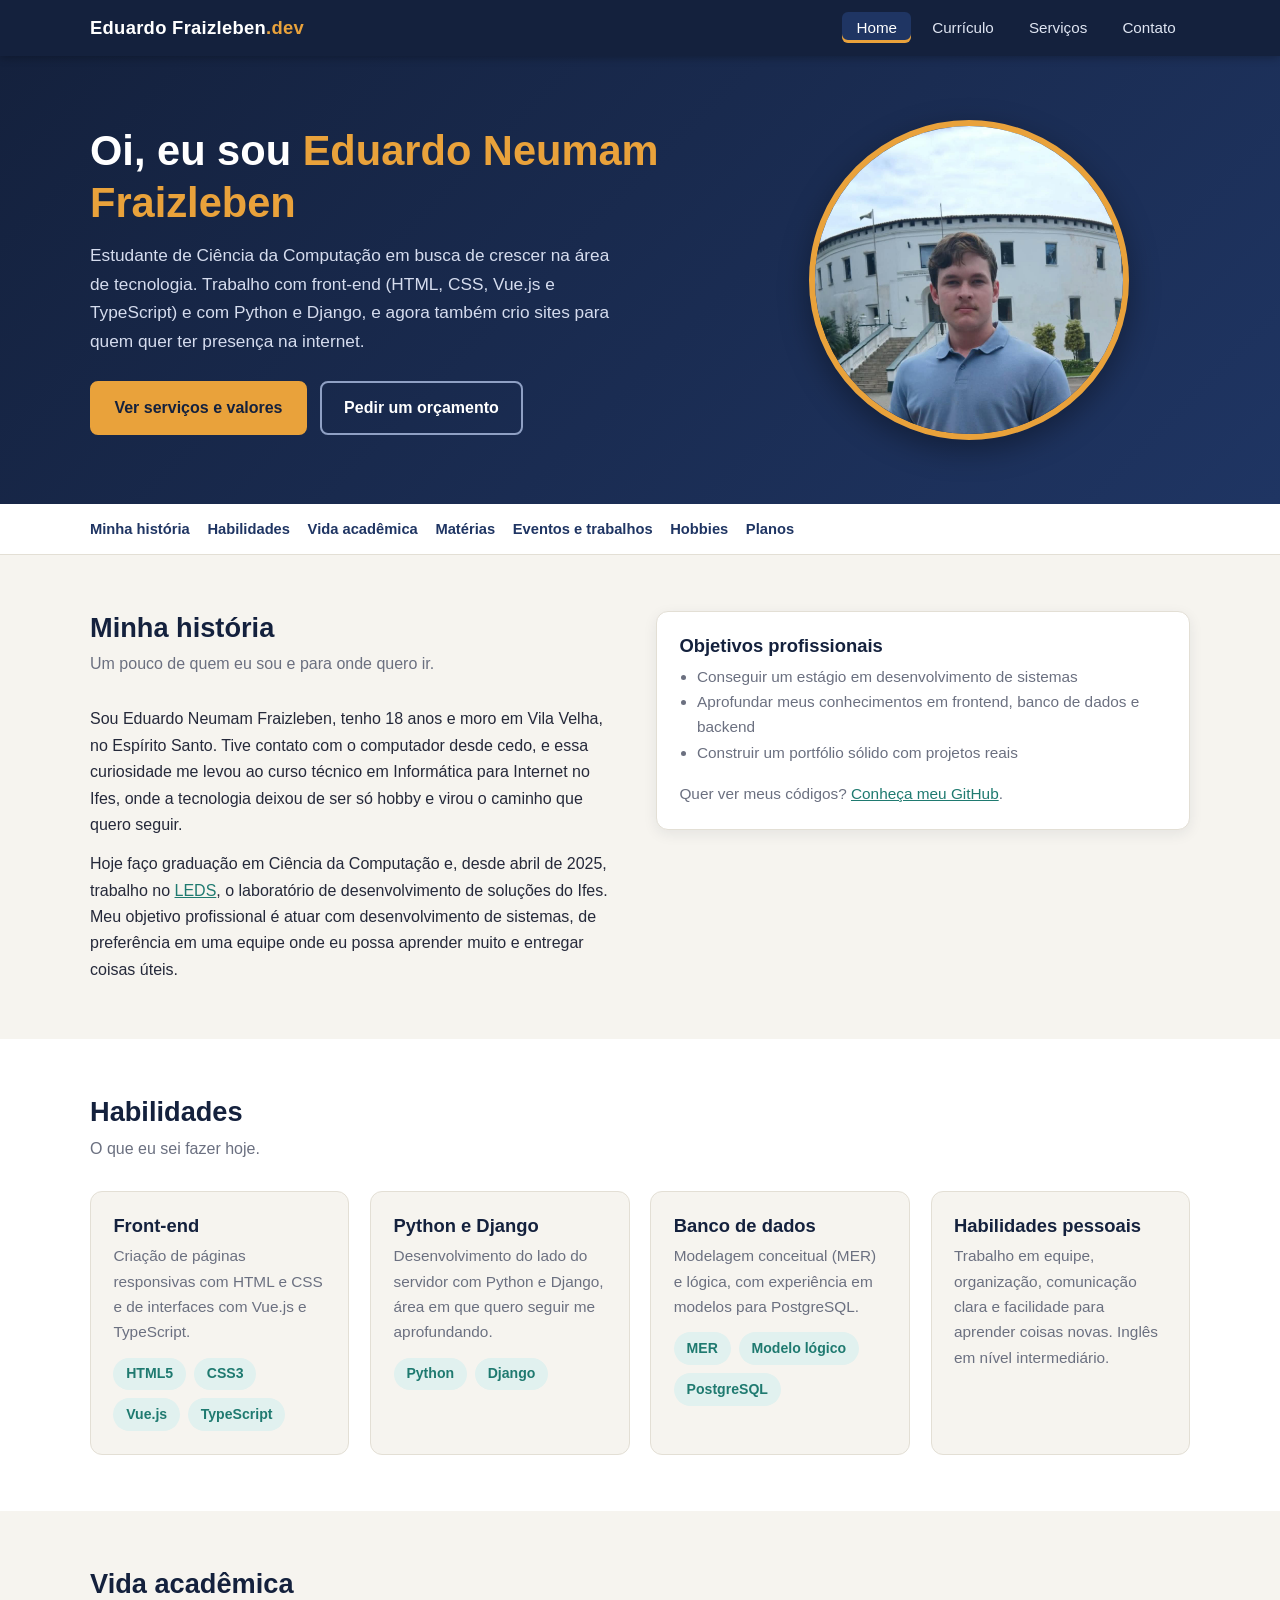
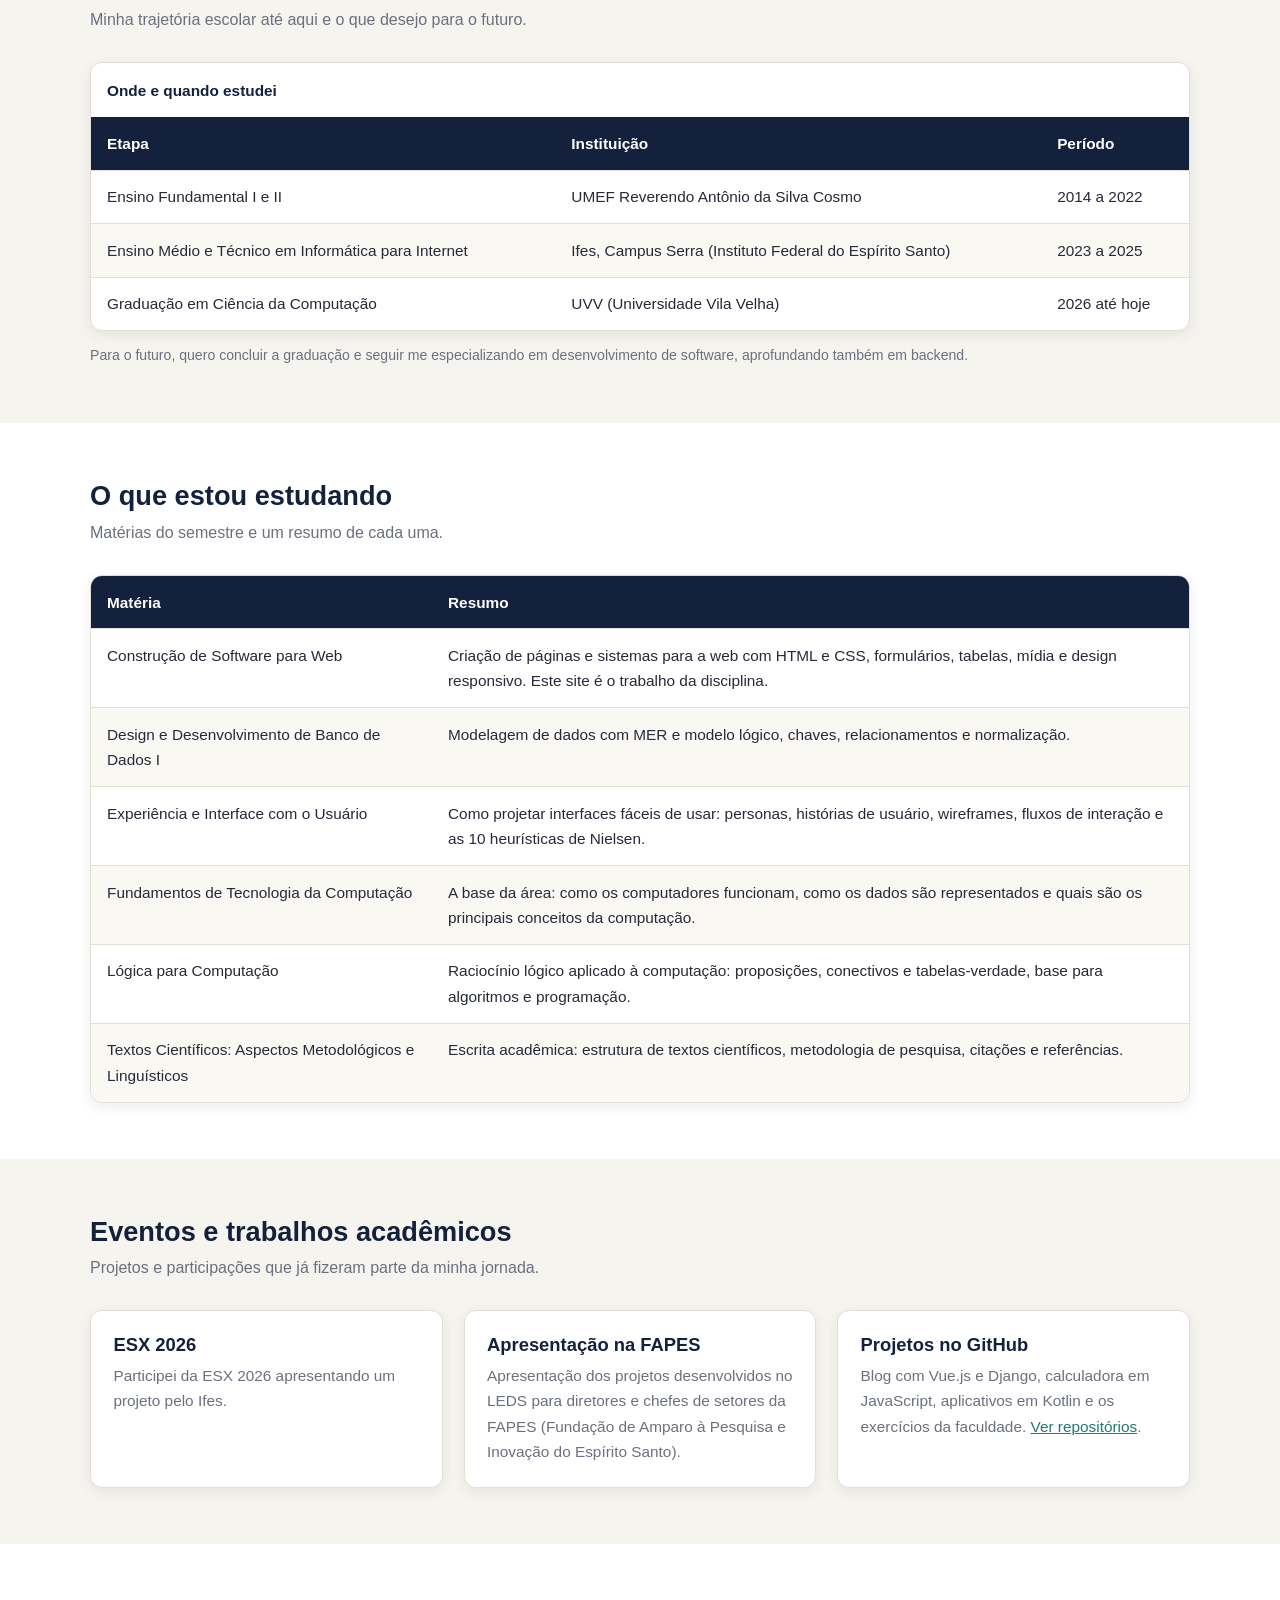
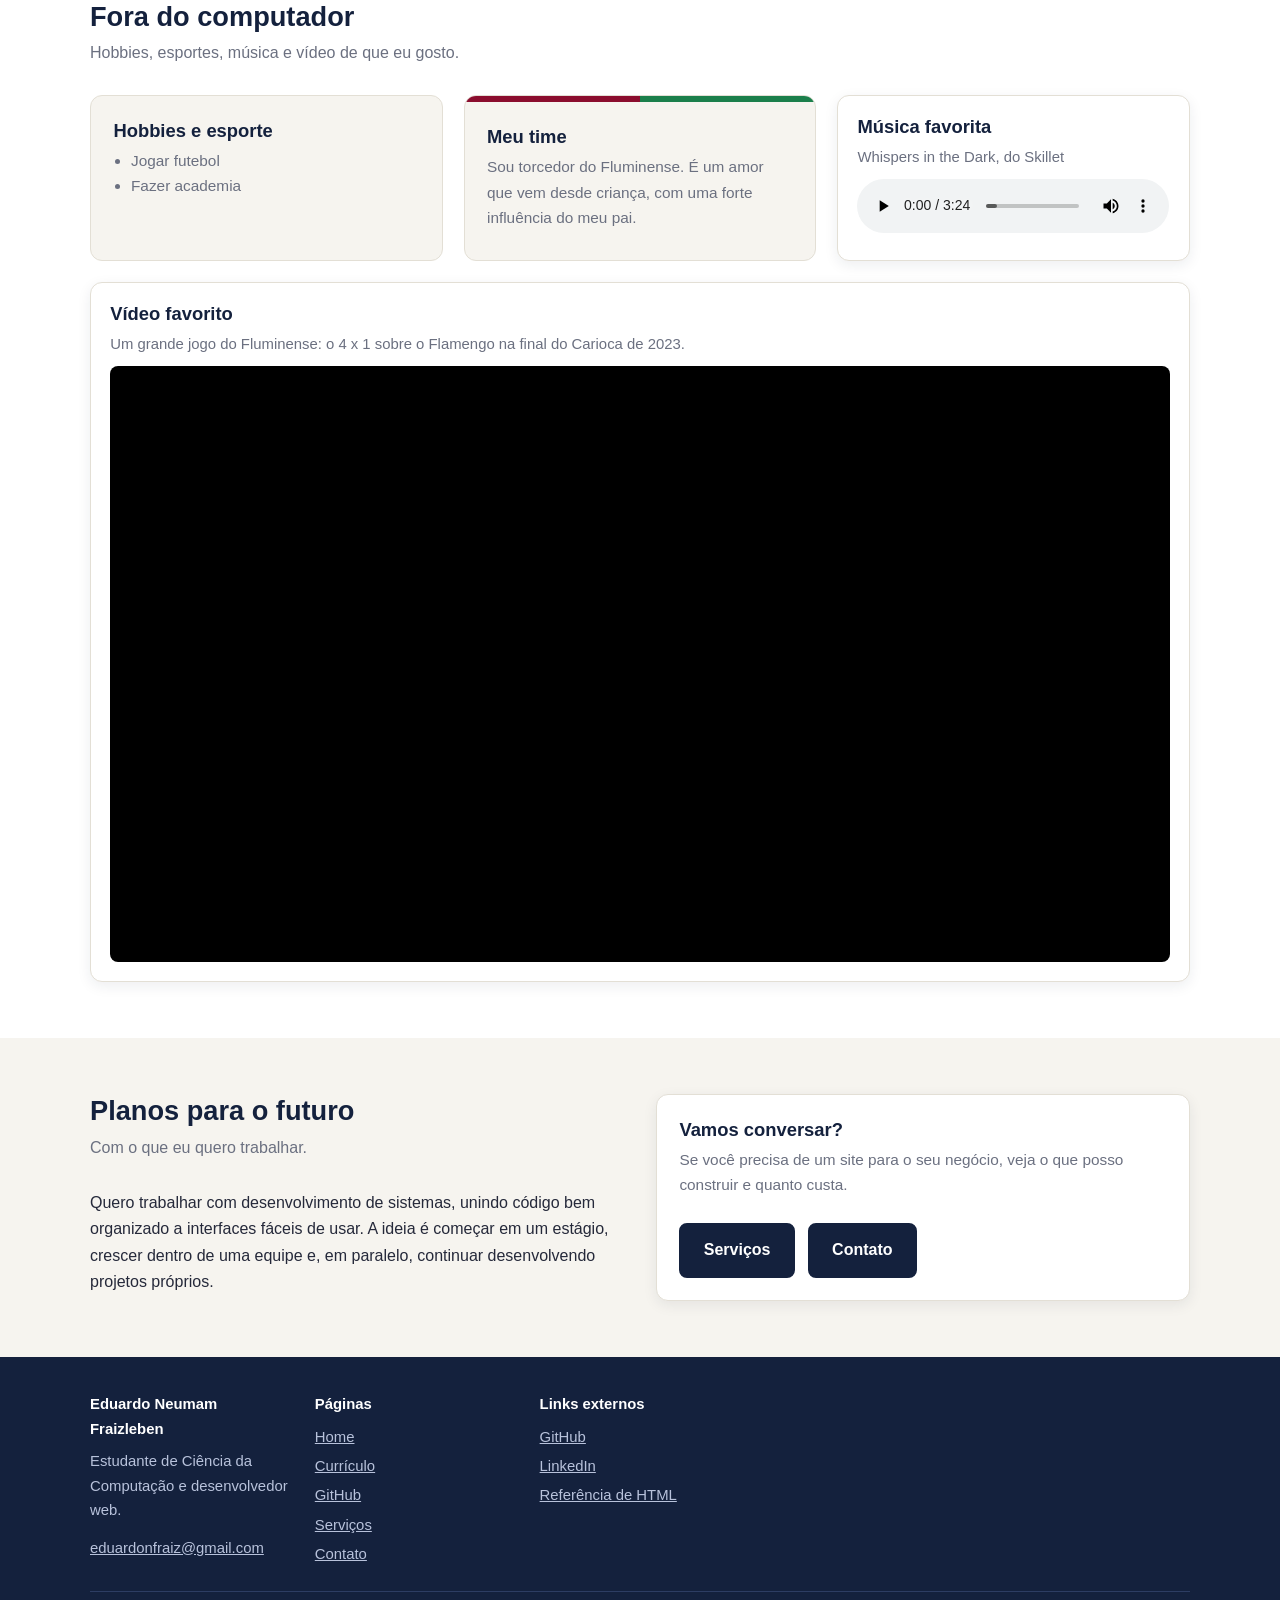
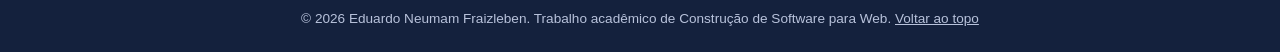
<file: index.html>
<!DOCTYPE html>
<html lang="pt-BR">
<head>
  <meta charset="UTF-8">
  <meta name="viewport" content="width=device-width, initial-scale=1.0">
  <meta name="description" content="Eduardo Neumam Fraizleben, 18 anos, estudante de Ciência da Computação em Vila Velha (ES). Conheça minha história e habilidades e peça um orçamento de site.">
  <link rel="icon" type="image/svg+xml" href="img/favicon.svg">
  <title>Eduardo Neumam Fraizleben | Estudante e desenvolvedor web</title>
  <link rel="stylesheet" href="style.css">
</head>
<body id="topo">

  <header class="topo">
    <div class="container">
      <a class="logo" href="index.html">Eduardo Fraizleben<span>.dev</span></a>
      <nav>
        <ul class="menu">
          <li><a class="ativo" href="index.html">Home</a></li>
          <li><a href="paginas/curriculo.html">Currículo</a></li>
          <li><a href="paginas/servicos.html">Serviços</a></li>
          <li><a href="paginas/contato.html">Contato</a></li>
        </ul>
      </nav>
    </div>
  </header>

  <section class="hero">
    <div class="container">
      <div>
        <h1>Oi, eu sou <span>Eduardo Neumam Fraizleben</span></h1>
        <p>Estudante de Ciência da Computação em busca de crescer na área de tecnologia. Trabalho com front-end (HTML, CSS, Vue.js e TypeScript) e com Python e Django, e agora também crio sites para quem quer ter presença na internet.</p>
        <div class="botoes">
          <a class="btn" href="paginas/servicos.html">Ver serviços e valores</a>
          <a class="btn vazado" href="paginas/contato.html">Pedir um orçamento</a>
        </div>
      </div>
      <img src="img/foto.jpeg" alt="Foto de Eduardo Neumam Fraizleben">
    </div>
  </section>

  <nav class="ancoras" aria-label="Seções desta página">
    <div class="container">
      <ul>
        <li><a href="#historia">Minha história</a></li>
        <li><a href="#habilidades">Habilidades</a></li>
        <li><a href="#academico">Vida acadêmica</a></li>
        <li><a href="#materias">Matérias</a></li>
        <li><a href="#eventos">Eventos e trabalhos</a></li>
        <li><a href="#hobbies">Hobbies</a></li>
        <li><a href="#futuro">Planos</a></li>
      </ul>
    </div>
  </nav>

  <section id="historia">
    <div class="container duas-colunas">
      <div>
        <h2>Minha história</h2>
        <p class="sub">Um pouco de quem eu sou e para onde quero ir.</p>
        <p>Sou Eduardo Neumam Fraizleben, tenho 18 anos e moro em Vila Velha, no Espírito Santo. Tive contato com o computador desde cedo, e essa curiosidade me levou ao curso técnico em Informática para Internet no Ifes, onde a tecnologia deixou de ser só hobby e virou o caminho que quero seguir.</p>
        <p>Hoje faço graduação em Ciência da Computação e, desde abril de 2025, trabalho no <a href="https://leds.dev.br/" target="_blank" rel="noopener">LEDS</a>, o laboratório de desenvolvimento de soluções do Ifes. Meu objetivo profissional é atuar com desenvolvimento de sistemas, de preferência em uma equipe onde eu possa aprender muito e entregar coisas úteis.</p>
      </div>
      <div class="card">
        <h3>Objetivos profissionais</h3>
        <ul>
          <li>Conseguir um estágio em desenvolvimento de sistemas</li>
          <li>Aprofundar meus conhecimentos em frontend, banco de dados e backend</li>
          <li>Construir um portfólio sólido com projetos reais</li>
        </ul>
        <p style="margin-top: 1rem;">Quer ver meus códigos? <a href="paginas/github.html">Conheça meu GitHub</a>.</p>
      </div>
    </div>
  </section>

  <section id="habilidades" class="alt">
    <div class="container">
      <h2>Habilidades</h2>
      <p class="sub">O que eu sei fazer hoje.</p>
      <div class="grade">
        <div class="card">
          <h3>Front-end</h3>
          <p>Criação de páginas responsivas com HTML e CSS e de interfaces com Vue.js e TypeScript.</p>
          <ul class="etiquetas">
            <li>HTML5</li>
            <li>CSS3</li>
            <li>Vue.js</li>
            <li>TypeScript</li>
          </ul>
        </div>
        <div class="card">
          <h3>Python e Django</h3>
          <p>Desenvolvimento do lado do servidor com Python e Django, área em que quero seguir me aprofundando.</p>
          <ul class="etiquetas">
            <li>Python</li>
            <li>Django</li>
          </ul>
        </div>
        <div class="card">
          <h3>Banco de dados</h3>
          <p>Modelagem conceitual (MER) e lógica, com experiência em modelos para PostgreSQL.</p>
          <ul class="etiquetas">
            <li>MER</li>
            <li>Modelo lógico</li>
            <li>PostgreSQL</li>
          </ul>
        </div>
        <div class="card">
          <h3>Habilidades pessoais</h3>
          <p>Trabalho em equipe, organização, comunicação clara e facilidade para aprender coisas novas. Inglês em nível intermediário.</p>
        </div>
      </div>
    </div>
  </section>

  <section id="academico">
    <div class="container">
      <h2>Vida acadêmica</h2>
      <p class="sub">Minha trajetória escolar até aqui e o que desejo para o futuro.</p>
      <div class="tabela-wrap">
        <table>
          <caption>Onde e quando estudei</caption>
          <thead>
            <tr>
              <th>Etapa</th>
              <th>Instituição</th>
              <th>Período</th>
            </tr>
          </thead>
          <tbody>
            <tr>
              <td>Ensino Fundamental I e II</td>
              <td>UMEF Reverendo Antônio da Silva Cosmo</td>
              <td>2014 a 2022</td>
            </tr>
            <tr>
              <td>Ensino Médio e Técnico em Informática para Internet</td>
              <td>Ifes, Campus Serra (Instituto Federal do Espírito Santo)</td>
              <td>2023 a 2025</td>
            </tr>
            <tr>
              <td>Graduação em Ciência da Computação</td>
              <td>UVV (Universidade Vila Velha)</td>
              <td>2026 até hoje</td>
            </tr>
          </tbody>
        </table>
      </div>
      <p class="nota">Para o futuro, quero concluir a graduação e seguir me especializando em desenvolvimento de software, aprofundando também em backend.</p>
    </div>
  </section>

  <section id="materias" class="alt">
    <div class="container">
      <h2>O que estou estudando</h2>
      <p class="sub">Matérias do semestre e um resumo de cada uma.</p>
      <div class="tabela-wrap">
        <table>
          <thead>
            <tr>
              <th>Matéria</th>
              <th>Resumo</th>
            </tr>
          </thead>
          <tbody>
            <tr>
              <td>Construção de Software para Web</td>
              <td>Criação de páginas e sistemas para a web com HTML e CSS, formulários, tabelas, mídia e design responsivo. Este site é o trabalho da disciplina.</td>
            </tr>
            <tr>
              <td>Design e Desenvolvimento de Banco de Dados I</td>
              <td>Modelagem de dados com MER e modelo lógico, chaves, relacionamentos e normalização.</td>
            </tr>
            <tr>
              <td>Experiência e Interface com o Usuário</td>
              <td>Como projetar interfaces fáceis de usar: personas, histórias de usuário, wireframes, fluxos de interação e as 10 heurísticas de Nielsen.</td>
            </tr>
            <tr>
              <td>Fundamentos de Tecnologia da Computação</td>
              <td>A base da área: como os computadores funcionam, como os dados são representados e quais são os principais conceitos da computação.</td>
            </tr>
            <tr>
              <td>Lógica para Computação</td>
              <td>Raciocínio lógico aplicado à computação: proposições, conectivos e tabelas-verdade, base para algoritmos e programação.</td>
            </tr>
            <tr>
              <td>Textos Científicos: Aspectos Metodológicos e Linguísticos</td>
              <td>Escrita acadêmica: estrutura de textos científicos, metodologia de pesquisa, citações e referências.</td>
            </tr>
          </tbody>
        </table>
      </div>
    </div>
  </section>

  <section id="eventos">
    <div class="container">
      <h2>Eventos e trabalhos acadêmicos</h2>
      <p class="sub">Projetos e participações que já fizeram parte da minha jornada.</p>
      <div class="grade">
        <div class="card">
          <h3>ESX 2026</h3>
          <p>Participei da ESX 2026 apresentando um projeto pelo Ifes.</p>
        </div>
        <div class="card">
          <h3>Apresentação na FAPES</h3>
          <p>Apresentação dos projetos desenvolvidos no LEDS para diretores e chefes de setores da FAPES (Fundação de Amparo à Pesquisa e Inovação do Espírito Santo).</p>
        </div>
        <div class="card">
          <h3>Projetos no GitHub</h3>
          <p>Blog com Vue.js e Django, calculadora em JavaScript, aplicativos em Kotlin e os exercícios da faculdade. <a href="paginas/github.html">Ver repositórios</a>.</p>
        </div>
      </div>
    </div>
  </section>

  <section id="hobbies" class="alt">
    <div class="container">
      <h2>Fora do computador</h2>
      <p class="sub">Hobbies, esportes, música e vídeo de que eu gosto.</p>
      <div class="grade">
        <div class="card">
          <h3>Hobbies e esporte</h3>
          <ul>
            <li>Jogar futebol</li>
            <li>Fazer academia</li>
          </ul>
        </div>
        <div class="card tricolor">
          <h3>Meu time</h3>
          <p>Sou torcedor do Fluminense. É um amor que vem desde criança, com uma forte influência do meu pai.</p>
        </div>
        <div class="midia">
          <h3>Música favorita</h3>
          <p style="font-size: 0.93rem; color: var(--cinza);">Whispers in the Dark, do Skillet</p>
          <audio controls preload="metadata">
            <source src="audio/whispers-in-the-dark.mp3" type="audio/mpeg">
            Seu navegador não suporta o player de áudio.
          </audio>
        </div>
      </div>
      <div class="midia" style="margin-top: 1.3rem;">
        <h3>Vídeo favorito</h3>
        <p style="font-size: 0.93rem; color: var(--cinza);">Um grande jogo do Fluminense: o 4 x 1 sobre o Flamengo na final do Carioca de 2023.</p>
        <div class="video">
          <iframe src="https://www.youtube.com/embed/sActmJmxybQ" title="Fluminense 4 x 1 Flamengo, melhores momentos da final do Carioca 2023" allow="accelerometer; clipboard-write; encrypted-media; gyroscope; picture-in-picture; web-share" referrerpolicy="strict-origin-when-cross-origin" allowfullscreen></iframe>
        </div>
      </div>
    </div>
  </section>

  <section id="futuro">
    <div class="container duas-colunas">
      <div>
        <h2>Planos para o futuro</h2>
        <p class="sub">Com o que eu quero trabalhar.</p>
        <p>Quero trabalhar com desenvolvimento de sistemas, unindo código bem organizado a interfaces fáceis de usar. A ideia é começar em um estágio, crescer dentro de uma equipe e, em paralelo, continuar desenvolvendo projetos próprios.</p>
      </div>
      <div class="card">
        <h3>Vamos conversar?</h3>
        <p>Se você precisa de um site para o seu negócio, veja o que posso construir e quanto custa.</p>
        <div class="botoes">
          <a class="btn escuro" href="paginas/servicos.html">Serviços</a>
          <a class="btn escuro" href="paginas/contato.html">Contato</a>
        </div>
      </div>
    </div>
  </section>

  <footer class="rodape">
    <div class="container">
      <div>
        <h4>Eduardo Neumam Fraizleben</h4>
        <p>Estudante de Ciência da Computação e desenvolvedor web.</p>
        <p><a href="mailto:eduardonfraiz@gmail.com">eduardonfraiz@gmail.com</a></p>
      </div>
      <div>
        <h4>Páginas</h4>
        <ul>
          <li><a href="index.html">Home</a></li>
          <li><a href="paginas/curriculo.html">Currículo</a></li>
          <li><a href="paginas/github.html">GitHub</a></li>
          <li><a href="paginas/servicos.html">Serviços</a></li>
          <li><a href="paginas/contato.html">Contato</a></li>
        </ul>
      </div>
      <div>
        <h4>Links externos</h4>
        <ul>
          <li><a href="https://github.com/EduardoNFraiz" target="_blank" rel="noopener">GitHub</a></li>
          <li><a href="https://www.linkedin.com/in/eduardo-neumam-fraizleben-3496713b6/" target="_blank" rel="noopener">LinkedIn</a></li>
          <li><a href="https://www.w3schools.com/html/" target="_blank" rel="noopener">Referência de HTML</a></li>
        </ul>
      </div>
      <p class="copy">© 2026 Eduardo Neumam Fraizleben. Trabalho acadêmico de Construção de Software para Web. <a href="#topo">Voltar ao topo</a></p>
    </div>
  </footer>

</body>
</html>
</file>
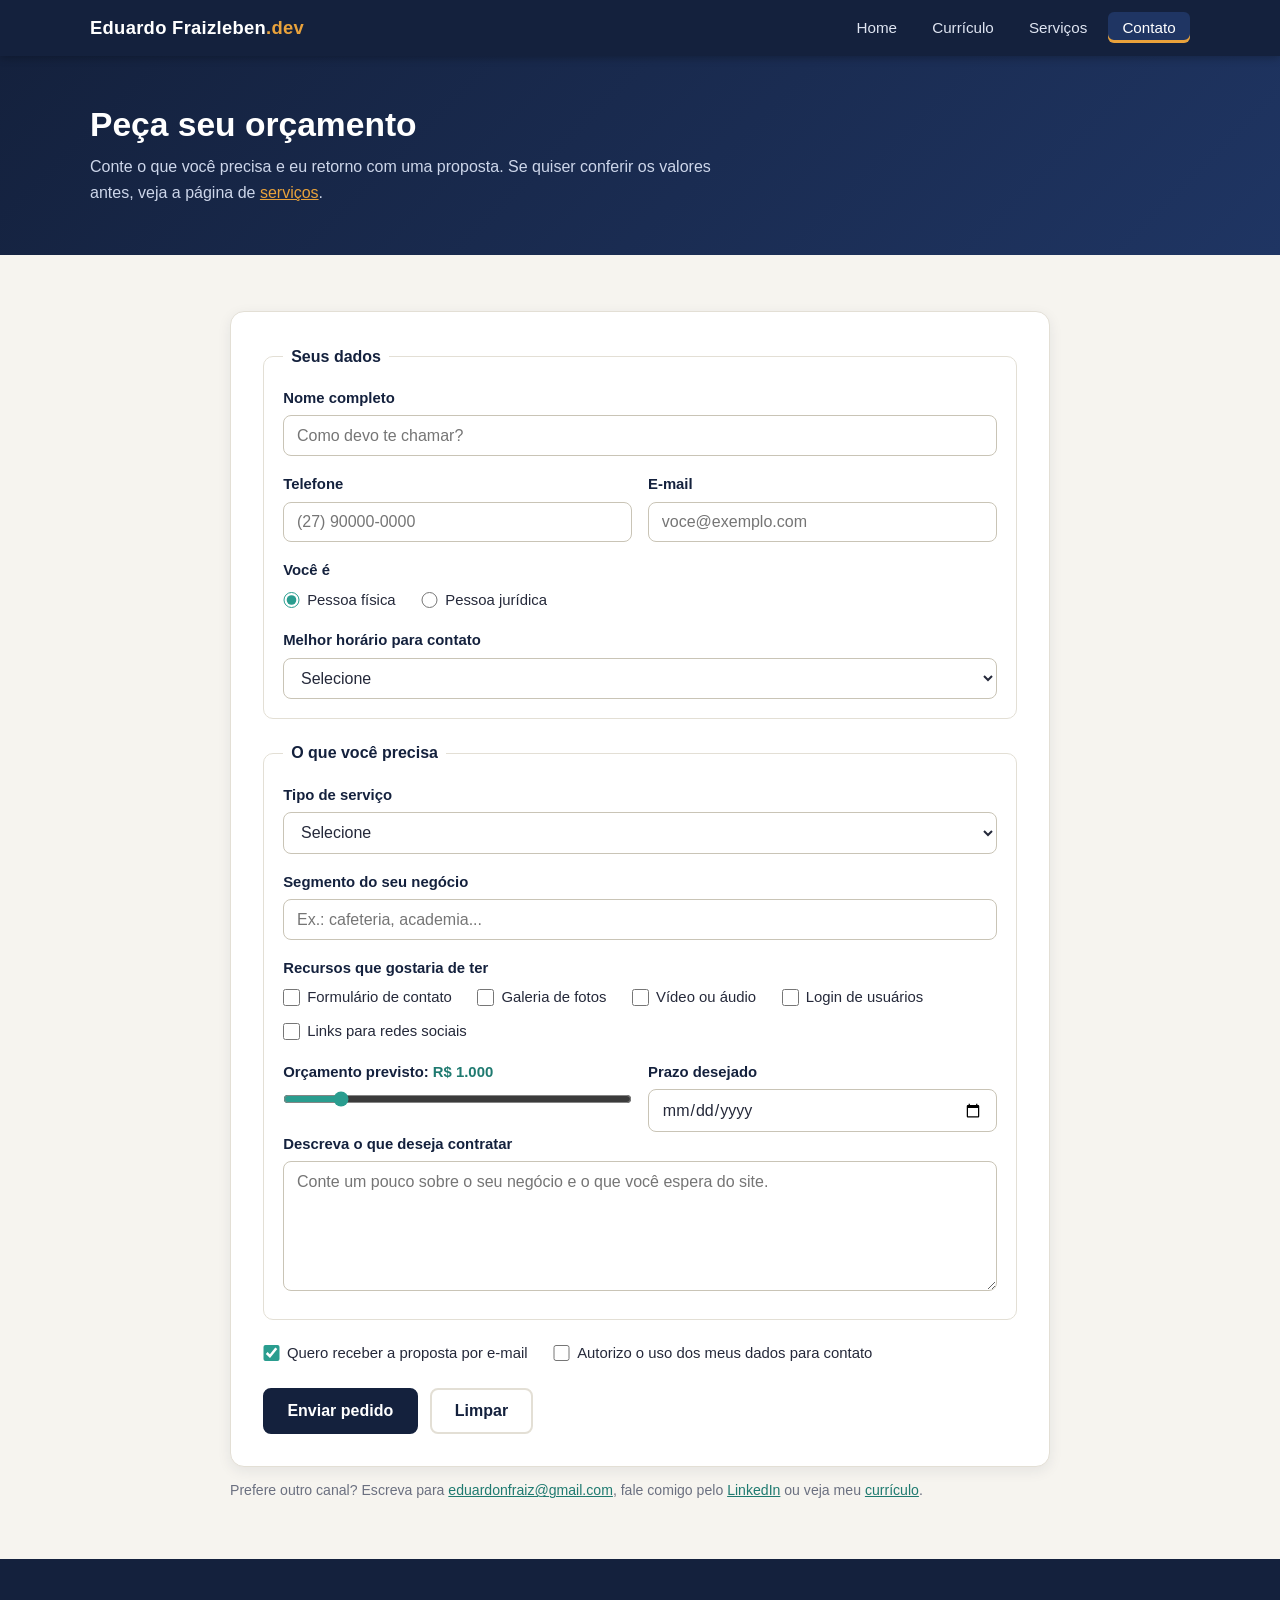
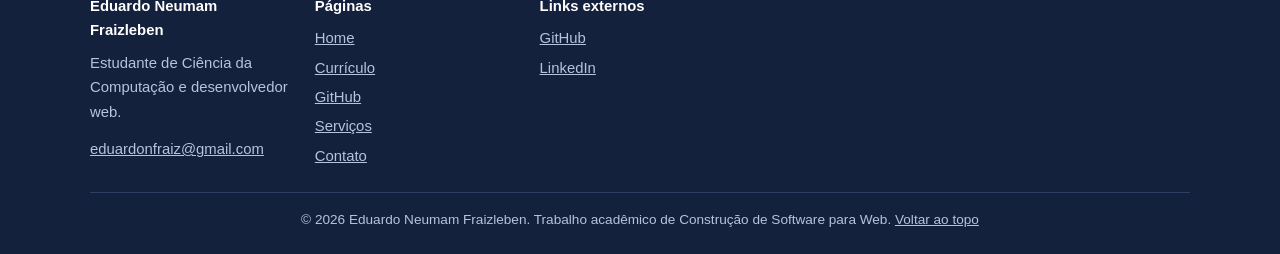
<file: paginas/contato.html>
<!DOCTYPE html>
<html lang="pt-BR">
<head>
  <meta charset="UTF-8">
  <meta name="viewport" content="width=device-width, initial-scale=1.0">
  <meta name="description" content="Peça um orçamento de site: preencha o formulário e receba uma proposta de Eduardo Neumam Fraizleben.">
  <link rel="icon" type="image/svg+xml" href="../img/favicon.svg">
  <title>Contato | Eduardo Neumam Fraizleben</title>
  <link rel="stylesheet" href="../style.css">
</head>
<body id="topo">

  <header class="topo">
    <div class="container">
      <a class="logo" href="../index.html">Eduardo Fraizleben<span>.dev</span></a>
      <nav>
        <ul class="menu">
          <li><a href="../index.html">Home</a></li>
          <li><a href="curriculo.html">Currículo</a></li>
          <li><a href="servicos.html">Serviços</a></li>
          <li><a class="ativo" href="contato.html">Contato</a></li>
        </ul>
      </nav>
    </div>
  </header>

  <div class="cabecalho-pagina">
    <div class="container">
      <h1>Peça seu orçamento</h1>
      <p>Conte o que você precisa e eu retorno com uma proposta. Se quiser conferir os valores antes, veja a página de <a href="servicos.html" style="color: var(--ambar);">serviços</a>.</p>
    </div>
  </div>

  <section>
    <div class="container" style="max-width: 820px;">

      <form action="mailto:eduardonfraiz@gmail.com" method="post" enctype="text/plain">

        <fieldset>
          <legend>Seus dados</legend>

          <div class="campo">
            <label for="nome">Nome completo</label>
            <input type="text" id="nome" name="nome" placeholder="Como devo te chamar?" required>
          </div>

          <div class="linha-campos">
            <div class="campo">
              <label for="telefone">Telefone</label>
              <input type="tel" id="telefone" name="telefone" placeholder="(27) 90000-0000" pattern="[0-9()\s\-+]{8,}" required>
            </div>
            <div class="campo">
              <label for="email">E-mail</label>
              <input type="email" id="email" name="email" placeholder="voce@exemplo.com" required>
            </div>
          </div>

          <div class="campo">
            <label>Você é</label>
            <div class="opcoes">
              <label><input type="radio" name="tipo_pessoa" value="fisica" checked> Pessoa física</label>
              <label><input type="radio" name="tipo_pessoa" value="juridica"> Pessoa jurídica</label>
            </div>
          </div>

          <div class="campo">
            <label for="horario">Melhor horário para contato</label>
            <select id="horario" name="horario">
              <option value="">Selecione</option>
              <option value="manha">Manhã (8h às 12h)</option>
              <option value="tarde">Tarde (12h às 18h)</option>
              <option value="noite">Noite (18h às 21h)</option>
              <option value="qualquer">Qualquer horário</option>
            </select>
          </div>
        </fieldset>

        <fieldset>
          <legend>O que você precisa</legend>

          <div class="campo">
            <label for="servico">Tipo de serviço</label>
            <select id="servico" name="servico" required>
              <option value="">Selecione</option>
              <optgroup label="Sites estáticos">
                <option value="estatico-1-2">Site de 1 a 2 páginas</option>
                <option value="estatico-3-5">Site de 3 a 5 páginas</option>
                <option value="estatico-5-mais">Site com mais de 5 páginas</option>
              </optgroup>
              <optgroup label="Sites com programação">
                <option value="dinamico">Página dinâmica</option>
                <option value="avancado">Página super avançada</option>
              </optgroup>
              <option value="nao-sei">Ainda não sei</option>
            </select>
          </div>

          <div class="campo">
            <label for="segmento">Segmento do seu negócio</label>
            <input type="text" id="segmento" name="segmento" list="lista-segmentos" placeholder="Ex.: cafeteria, academia...">
            <datalist id="lista-segmentos">
              <option value="Restaurante">
              <option value="Academia">
              <option value="Livraria">
              <option value="Cafeteria">
              <option value="Escolinha de futebol">
              <option value="Escolinha de vôlei">
              <option value="Profissional autônomo">
            </datalist>
          </div>

          <div class="campo">
            <label>Recursos que gostaria de ter</label>
            <div class="opcoes">
              <label><input type="checkbox" name="recursos" value="formulario"> Formulário de contato</label>
              <label><input type="checkbox" name="recursos" value="galeria"> Galeria de fotos</label>
              <label><input type="checkbox" name="recursos" value="video"> Vídeo ou áudio</label>
              <label><input type="checkbox" name="recursos" value="login"> Login de usuários</label>
              <label><input type="checkbox" name="recursos" value="redes"> Links para redes sociais</label>
            </div>
          </div>

          <div class="linha-campos">
            <div class="campo">
              <label for="orcamento">Orçamento previsto: <span class="valor-range" id="valor-orcamento">R$ 1.000</span></label>
              <input type="range" id="orcamento" name="orcamento" min="300" max="5000" step="100" value="1000" oninput="document.getElementById('valor-orcamento').textContent = 'R$ ' + Number(this.value).toLocaleString('pt-BR')">
            </div>
            <div class="campo">
              <label for="prazo">Prazo desejado</label>
              <input type="date" id="prazo" name="prazo">
            </div>
          </div>

          <div class="campo">
            <label for="descricao">Descreva o que deseja contratar</label>
            <textarea id="descricao" name="descricao" placeholder="Conte um pouco sobre o seu negócio e o que você espera do site." required></textarea>
          </div>
        </fieldset>

        <div class="campo">
          <div class="opcoes">
            <label><input type="checkbox" name="proposta" value="sim" checked> Quero receber a proposta por e-mail</label>
            <label><input type="checkbox" name="aceite" value="sim" required> Autorizo o uso dos meus dados para contato</label>
          </div>
        </div>

        <div class="acoes-form">
          <button type="submit" class="btn escuro">Enviar pedido</button>
          <button type="reset" class="btn vazado" style="color: var(--azul); border-color: var(--borda);">Limpar</button>
        </div>
      </form>

      <p class="nota">Prefere outro canal? Escreva para <a href="mailto:eduardonfraiz@gmail.com">eduardonfraiz@gmail.com</a>, fale comigo pelo <a href="https://www.linkedin.com/in/eduardo-neumam-fraizleben-3496713b6/" target="_blank" rel="noopener">LinkedIn</a> ou veja meu <a href="curriculo.html">currículo</a>.</p>
    </div>
  </section>

  <footer class="rodape">
    <div class="container">
      <div>
        <h4>Eduardo Neumam Fraizleben</h4>
        <p>Estudante de Ciência da Computação e desenvolvedor web.</p>
        <p><a href="mailto:eduardonfraiz@gmail.com">eduardonfraiz@gmail.com</a></p>
      </div>
      <div>
        <h4>Páginas</h4>
        <ul>
          <li><a href="../index.html">Home</a></li>
          <li><a href="curriculo.html">Currículo</a></li>
          <li><a href="github.html">GitHub</a></li>
          <li><a href="servicos.html">Serviços</a></li>
          <li><a href="contato.html">Contato</a></li>
        </ul>
      </div>
      <div>
        <h4>Links externos</h4>
        <ul>
          <li><a href="https://github.com/EduardoNFraiz" target="_blank" rel="noopener">GitHub</a></li>
          <li><a href="https://www.linkedin.com/in/eduardo-neumam-fraizleben-3496713b6/" target="_blank" rel="noopener">LinkedIn</a></li>
        </ul>
      </div>
      <p class="copy">© 2026 Eduardo Neumam Fraizleben. Trabalho acadêmico de Construção de Software para Web. <a href="#topo">Voltar ao topo</a></p>
    </div>
  </footer>

</body>
</html>
</file>
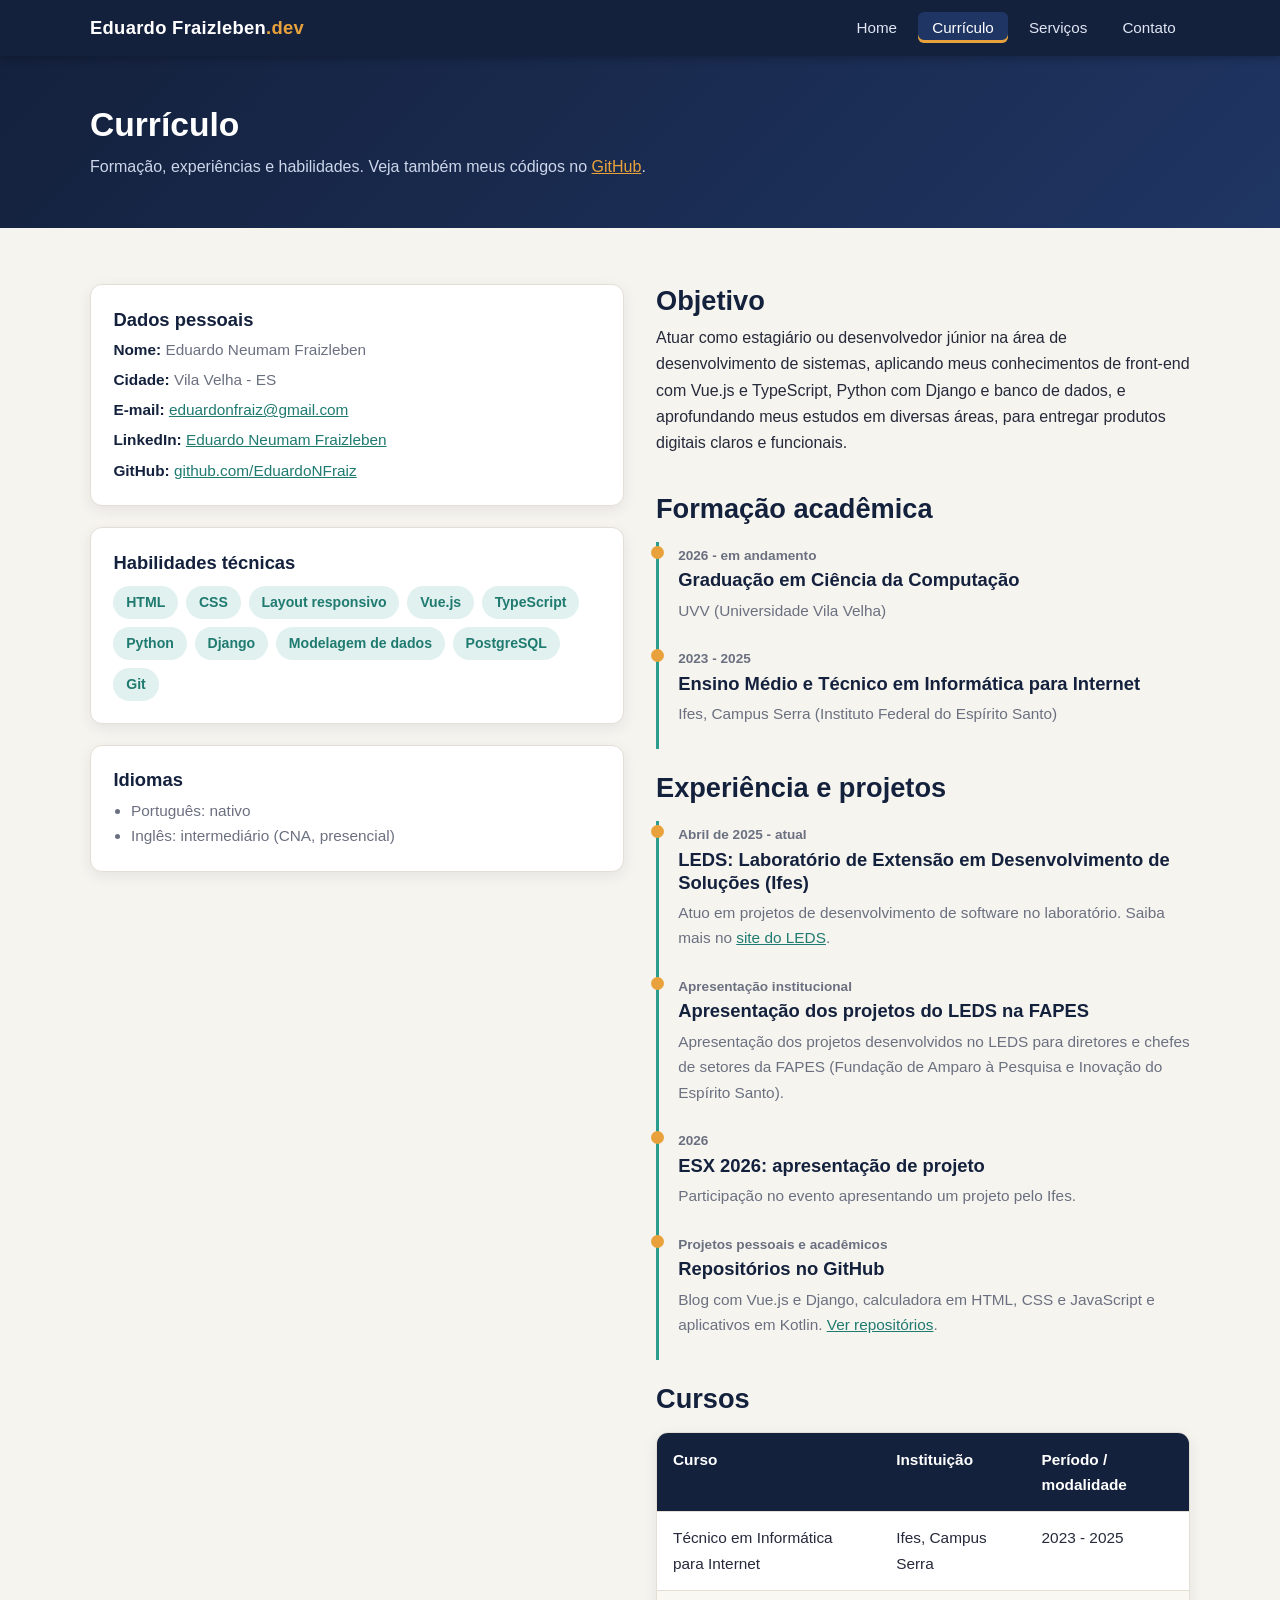
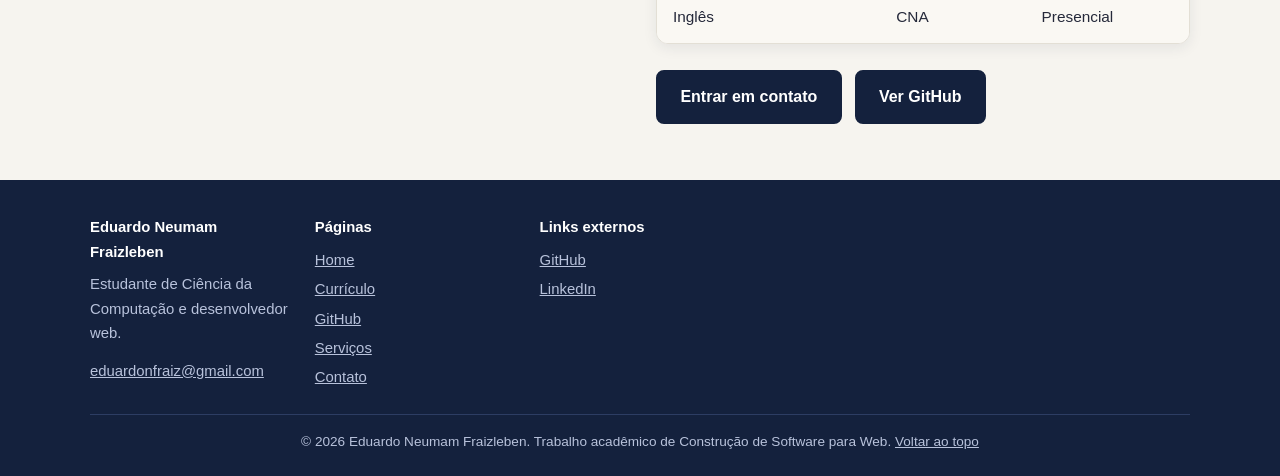
<file: paginas/curriculo.html>
<!DOCTYPE html>
<html lang="pt-BR">
<head>
  <meta charset="UTF-8">
  <meta name="viewport" content="width=device-width, initial-scale=1.0">
  <meta name="description" content="Currículo de Eduardo Neumam Fraizleben: formação, experiência no LEDS, habilidades em Vue.js, TypeScript, Python e Django, cursos e idiomas.">
  <link rel="icon" type="image/svg+xml" href="../img/favicon.svg">
  <title>Currículo | Eduardo Neumam Fraizleben</title>
  <link rel="stylesheet" href="../style.css">
</head>
<body id="topo">

  <header class="topo">
    <div class="container">
      <a class="logo" href="../index.html">Eduardo Fraizleben<span>.dev</span></a>
      <nav>
        <ul class="menu">
          <li><a href="../index.html">Home</a></li>
          <li><a class="ativo" href="curriculo.html">Currículo</a></li>
          <li><a href="servicos.html">Serviços</a></li>
          <li><a href="contato.html">Contato</a></li>
        </ul>
      </nav>
    </div>
  </header>

  <div class="cabecalho-pagina">
    <div class="container">
      <h1>Currículo</h1>
      <p>Formação, experiências e habilidades. Veja também meus códigos no <a href="github.html" style="color: var(--ambar);">GitHub</a>.</p>
    </div>
  </div>

  <section>
    <div class="container duas-colunas">

      <aside>
        <div class="card">
          <h3>Dados pessoais</h3>
          <ul class="dados-pessoais" style="margin-left: 0;">
            <li><strong>Nome:</strong> Eduardo Neumam Fraizleben</li>
            <li><strong>Cidade:</strong> Vila Velha - ES</li>
            <li><strong>E-mail:</strong> <a href="mailto:eduardonfraiz@gmail.com">eduardonfraiz@gmail.com</a></li>
            <li><strong>LinkedIn:</strong> <a href="https://www.linkedin.com/in/eduardo-neumam-fraizleben-3496713b6/" target="_blank" rel="noopener">Eduardo Neumam Fraizleben</a></li>
            <li><strong>GitHub:</strong> <a href="https://github.com/EduardoNFraiz" target="_blank" rel="noopener">github.com/EduardoNFraiz</a></li>
          </ul>
        </div>

        <div class="card" style="margin-top: 1.3rem;">
          <h3>Habilidades técnicas</h3>
          <ul class="etiquetas">
            <li>HTML</li>
            <li>CSS</li>
            <li>Layout responsivo</li>
            <li>Vue.js</li>
            <li>TypeScript</li>
            <li>Python</li>
            <li>Django</li>
            <li>Modelagem de dados</li>
            <li>PostgreSQL</li>
            <li>Git</li>
          </ul>
        </div>

        <div class="card" style="margin-top: 1.3rem;">
          <h3>Idiomas</h3>
          <ul>
            <li>Português: nativo</li>
            <li>Inglês: intermediário (CNA, presencial)</li>
          </ul>
        </div>
      </aside>

      <div>
        <h2>Objetivo</h2>
        <p>Atuar como estagiário ou desenvolvedor júnior na área de desenvolvimento de sistemas, aplicando meus conhecimentos de front-end com Vue.js e TypeScript, Python com Django e banco de dados, e aprofundando meus estudos em diversas áreas, para entregar produtos digitais claros e funcionais.</p>

        <h2 style="margin-top: 2.2rem;">Formação acadêmica</h2>
        <div class="item-cv" style="margin-top: 1rem;">
          <span class="periodo">2026 - em andamento</span>
          <h3>Graduação em Ciência da Computação</h3>
          <p>UVV (Universidade Vila Velha)</p>
        </div>
        <div class="item-cv">
          <span class="periodo">2023 - 2025</span>
          <h3>Ensino Médio e Técnico em Informática para Internet</h3>
          <p>Ifes, Campus Serra (Instituto Federal do Espírito Santo)</p>
        </div>

        <h2 style="margin-top: 1.4rem;">Experiência e projetos</h2>
        <div class="item-cv" style="margin-top: 1rem;">
          <span class="periodo">Abril de 2025 - atual</span>
          <h3>LEDS: Laboratório de Extensão em Desenvolvimento de Soluções (Ifes)</h3>
          <p>Atuo em projetos de desenvolvimento de software no laboratório. Saiba mais no <a href="https://leds.dev.br/" target="_blank" rel="noopener">site do LEDS</a>.</p>
        </div>
        <div class="item-cv">
          <span class="periodo">Apresentação institucional</span>
          <h3>Apresentação dos projetos do LEDS na FAPES</h3>
          <p>Apresentação dos projetos desenvolvidos no LEDS para diretores e chefes de setores da FAPES (Fundação de Amparo à Pesquisa e Inovação do Espírito Santo).</p>
        </div>
        <div class="item-cv">
          <span class="periodo">2026</span>
          <h3>ESX 2026: apresentação de projeto</h3>
          <p>Participação no evento apresentando um projeto pelo Ifes.</p>
        </div>
        <div class="item-cv">
          <span class="periodo">Projetos pessoais e acadêmicos</span>
          <h3>Repositórios no GitHub</h3>
          <p>Blog com Vue.js e Django, calculadora em HTML, CSS e JavaScript e aplicativos em Kotlin. <a href="github.html">Ver repositórios</a>.</p>
        </div>

        <h2 style="margin-top: 1.4rem;">Cursos</h2>
        <div class="tabela-wrap" style="margin-top: 1rem;">
          <table>
            <thead>
              <tr>
                <th>Curso</th>
                <th>Instituição</th>
                <th>Período / modalidade</th>
              </tr>
            </thead>
            <tbody>
              <tr>
                <td>Técnico em Informática para Internet</td>
                <td>Ifes, Campus Serra</td>
                <td>2023 - 2025</td>
              </tr>
              <tr>
                <td>Inglês</td>
                <td>CNA</td>
                <td>Presencial</td>
              </tr>
            </tbody>
          </table>
        </div>

        <div class="botoes">
          <a class="btn escuro" href="contato.html">Entrar em contato</a>
          <a class="btn escuro" href="github.html">Ver GitHub</a>
        </div>
      </div>

    </div>
  </section>

  <footer class="rodape">
    <div class="container">
      <div>
        <h4>Eduardo Neumam Fraizleben</h4>
        <p>Estudante de Ciência da Computação e desenvolvedor web.</p>
        <p><a href="mailto:eduardonfraiz@gmail.com">eduardonfraiz@gmail.com</a></p>
      </div>
      <div>
        <h4>Páginas</h4>
        <ul>
          <li><a href="../index.html">Home</a></li>
          <li><a href="curriculo.html">Currículo</a></li>
          <li><a href="github.html">GitHub</a></li>
          <li><a href="servicos.html">Serviços</a></li>
          <li><a href="contato.html">Contato</a></li>
        </ul>
      </div>
      <div>
        <h4>Links externos</h4>
        <ul>
          <li><a href="https://github.com/EduardoNFraiz" target="_blank" rel="noopener">GitHub</a></li>
          <li><a href="https://www.linkedin.com/in/eduardo-neumam-fraizleben-3496713b6/" target="_blank" rel="noopener">LinkedIn</a></li>
        </ul>
      </div>
      <p class="copy">© 2026 Eduardo Neumam Fraizleben. Trabalho acadêmico de Construção de Software para Web. <a href="#topo">Voltar ao topo</a></p>
    </div>
  </footer>

</body>
</html>
</file>
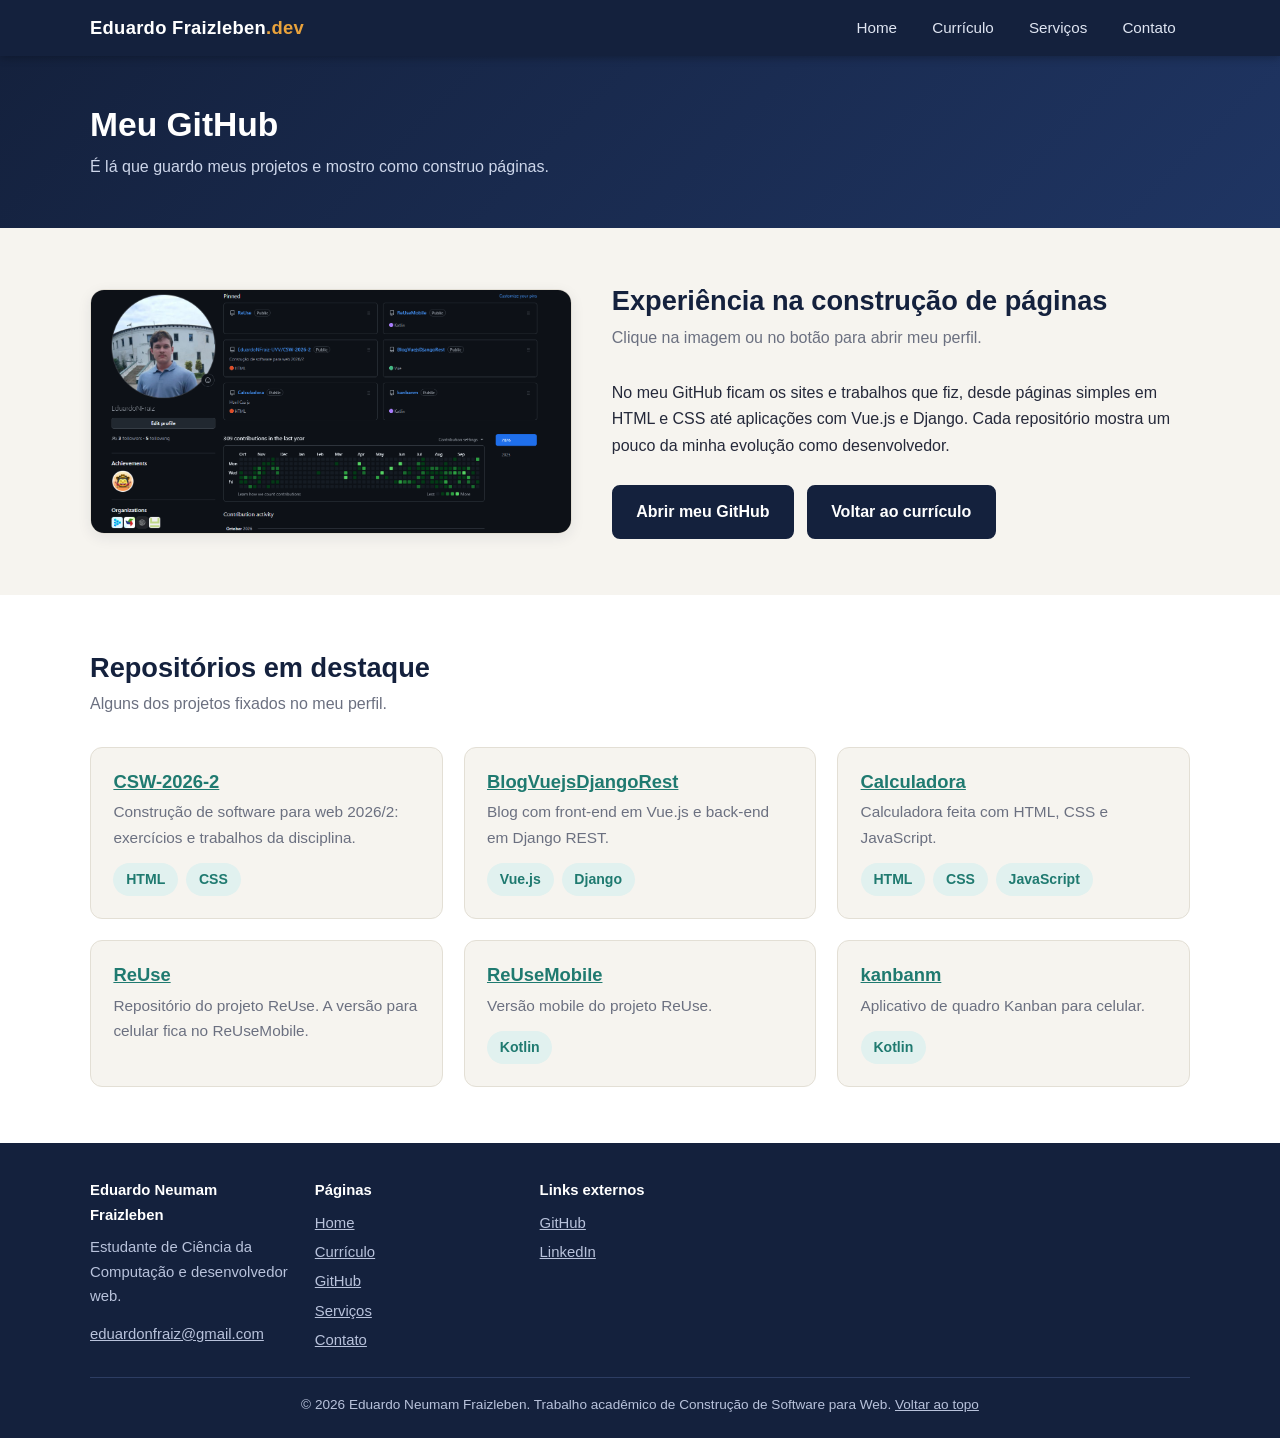
<file: paginas/github.html>
<!DOCTYPE html>
<html lang="pt-BR">
<head>
  <meta charset="UTF-8">
  <meta name="viewport" content="width=device-width, initial-scale=1.0">
  <meta name="description" content="Projetos de Eduardo Neumam Fraizleben no GitHub: sites em HTML e CSS, aplicações com Vue.js e Django e aplicativos em Kotlin.">
  <link rel="icon" type="image/svg+xml" href="../img/favicon.svg">
  <title>GitHub | Eduardo Neumam Fraizleben</title>
  <link rel="stylesheet" href="../style.css">
</head>
<body id="topo">

  <header class="topo">
    <div class="container">
      <a class="logo" href="../index.html">Eduardo Fraizleben<span>.dev</span></a>
      <nav>
        <ul class="menu">
          <li><a href="../index.html">Home</a></li>
          <li><a href="curriculo.html">Currículo</a></li>
          <li><a href="servicos.html">Serviços</a></li>
          <li><a href="contato.html">Contato</a></li>
        </ul>
      </nav>
    </div>
  </header>

  <div class="cabecalho-pagina">
    <div class="container">
      <h1>Meu GitHub</h1>
      <p>É lá que guardo meus projetos e mostro como construo páginas.</p>
    </div>
  </div>

  <section>
    <div class="container github-box">
      <a class="imagem" href="https://github.com/EduardoNFraiz" target="_blank" rel="noopener">
        <img src="../img/github.png" alt="Perfil do GitHub de Eduardo Neumam Fraizleben (EduardoNFraiz)">
      </a>
      <div>
        <h2>Experiência na construção de páginas</h2>
        <p class="sub">Clique na imagem ou no botão para abrir meu perfil.</p>
        <p>No meu GitHub ficam os sites e trabalhos que fiz, desde páginas simples em HTML e CSS até aplicações com Vue.js e Django. Cada repositório mostra um pouco da minha evolução como desenvolvedor.</p>
        <div class="botoes">
          <a class="btn escuro" href="https://github.com/EduardoNFraiz" target="_blank" rel="noopener">Abrir meu GitHub</a>
          <a class="btn escuro" href="curriculo.html">Voltar ao currículo</a>
        </div>
      </div>
    </div>
  </section>

  <section class="alt">
    <div class="container">
      <h2>Repositórios em destaque</h2>
      <p class="sub">Alguns dos projetos fixados no meu perfil.</p>
      <div class="grade larga">
        <div class="card">
          <h3><a href="https://github.com/EduardoNFraiz-UVV/CSW-2026-2" target="_blank" rel="noopener">CSW-2026-2</a></h3>
          <p>Construção de software para web 2026/2: exercícios e trabalhos da disciplina.</p>
          <ul class="etiquetas">
            <li>HTML</li>
            <li>CSS</li>
          </ul>
        </div>
        <div class="card">
          <h3><a href="https://github.com/EduardoNFraiz/BlogVuejsDjangoRest" target="_blank" rel="noopener">BlogVuejsDjangoRest</a></h3>
          <p>Blog com front-end em Vue.js e back-end em Django REST.</p>
          <ul class="etiquetas">
            <li>Vue.js</li>
            <li>Django</li>
          </ul>
        </div>
        <div class="card">
          <h3><a href="https://github.com/EduardoNFraiz/Calculadora" target="_blank" rel="noopener">Calculadora</a></h3>
          <p>Calculadora feita com HTML, CSS e JavaScript.</p>
          <ul class="etiquetas">
            <li>HTML</li>
            <li>CSS</li>
            <li>JavaScript</li>
          </ul>
        </div>
        <div class="card">
          <h3><a href="https://github.com/EduardoNFraiz/ReUse" target="_blank" rel="noopener">ReUse</a></h3>
          <p>Repositório do projeto ReUse. A versão para celular fica no ReUseMobile.</p>
        </div>
        <div class="card">
          <h3><a href="https://github.com/EduardoNFraiz/ReUseMobile" target="_blank" rel="noopener">ReUseMobile</a></h3>
          <p>Versão mobile do projeto ReUse.</p>
          <ul class="etiquetas">
            <li>Kotlin</li>
          </ul>
        </div>
        <div class="card">
          <h3><a href="https://github.com/EduardoNFraiz/kanbanm" target="_blank" rel="noopener">kanbanm</a></h3>
          <p>Aplicativo de quadro Kanban para celular.</p>
          <ul class="etiquetas">
            <li>Kotlin</li>
          </ul>
        </div>
      </div>
    </div>
  </section>

  <footer class="rodape">
    <div class="container">
      <div>
        <h4>Eduardo Neumam Fraizleben</h4>
        <p>Estudante de Ciência da Computação e desenvolvedor web.</p>
        <p><a href="mailto:eduardonfraiz@gmail.com">eduardonfraiz@gmail.com</a></p>
      </div>
      <div>
        <h4>Páginas</h4>
        <ul>
          <li><a href="../index.html">Home</a></li>
          <li><a href="curriculo.html">Currículo</a></li>
          <li><a href="github.html">GitHub</a></li>
          <li><a href="servicos.html">Serviços</a></li>
          <li><a href="contato.html">Contato</a></li>
        </ul>
      </div>
      <div>
        <h4>Links externos</h4>
        <ul>
          <li><a href="https://github.com/EduardoNFraiz" target="_blank" rel="noopener">GitHub</a></li>
          <li><a href="https://www.linkedin.com/in/eduardo-neumam-fraizleben-3496713b6/" target="_blank" rel="noopener">LinkedIn</a></li>
        </ul>
      </div>
      <p class="copy">© 2026 Eduardo Neumam Fraizleben. Trabalho acadêmico de Construção de Software para Web. <a href="#topo">Voltar ao topo</a></p>
    </div>
  </footer>

</body>
</html>
</file>
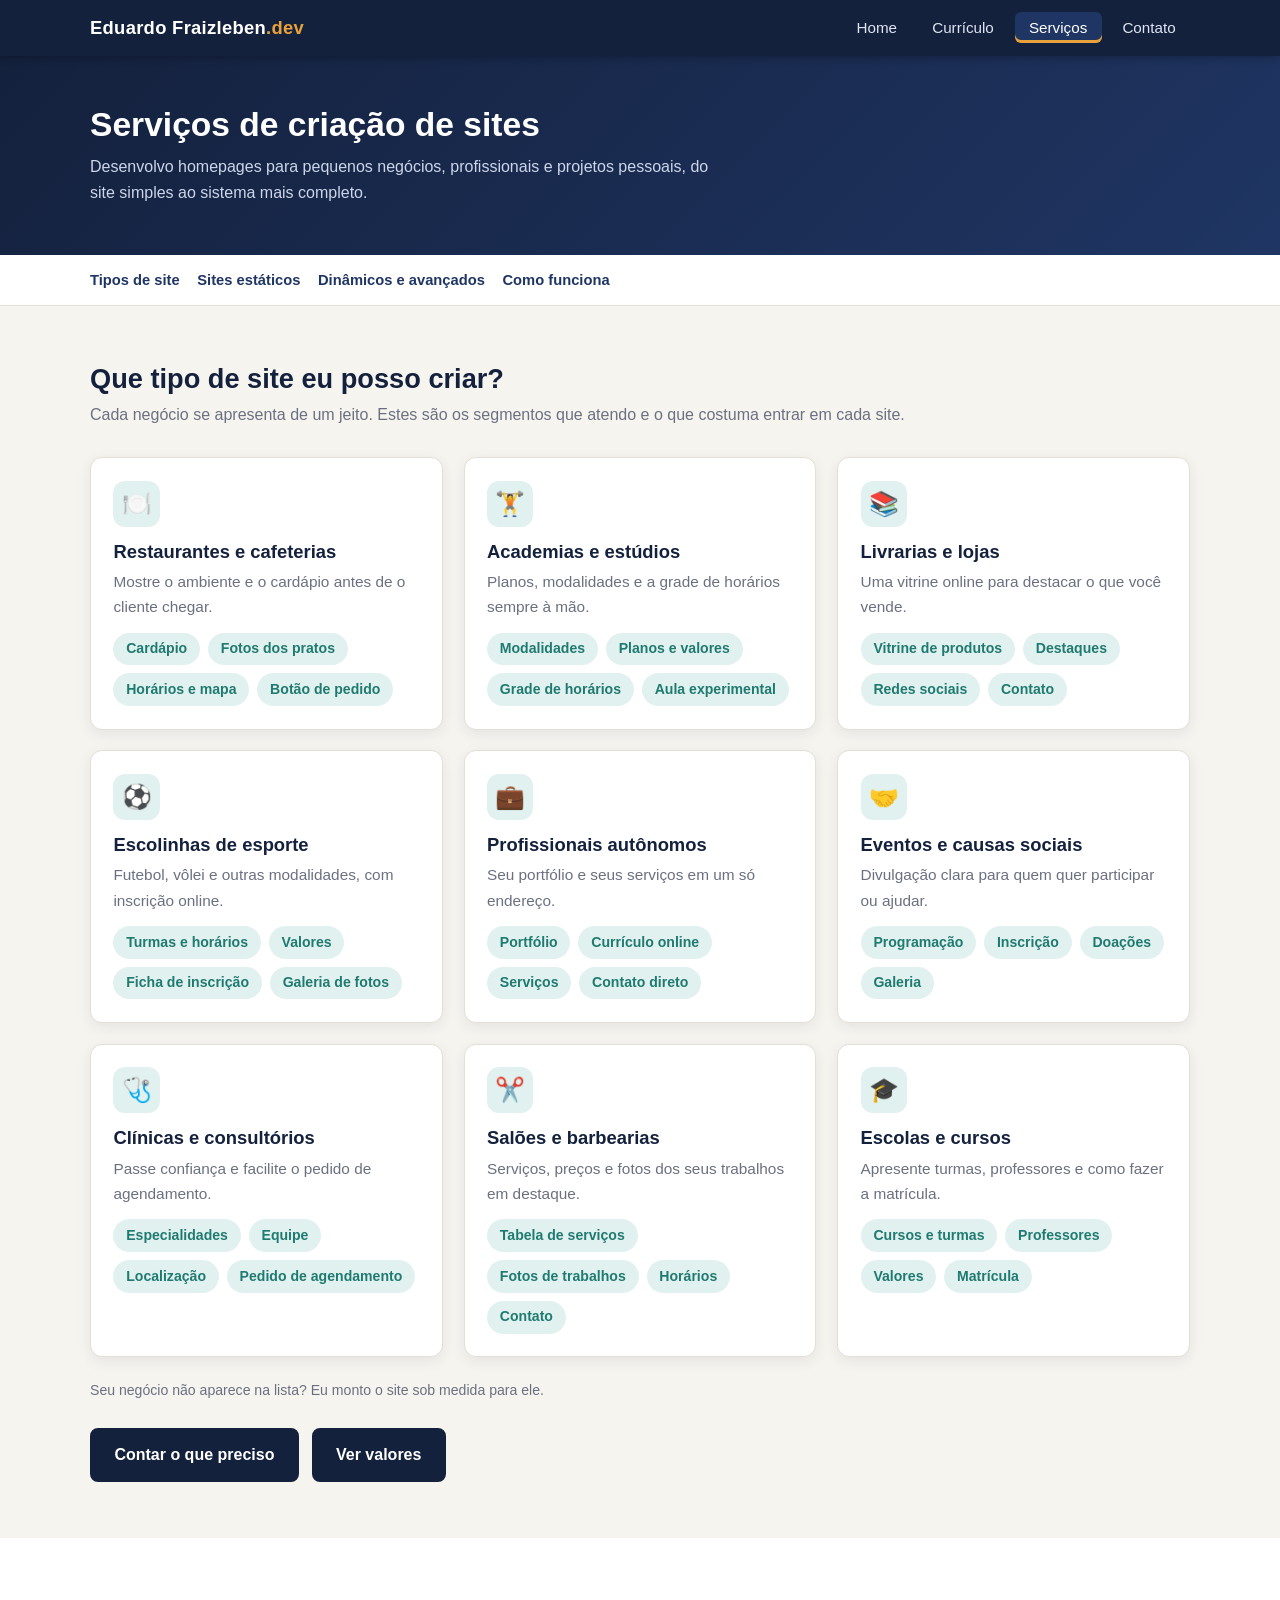
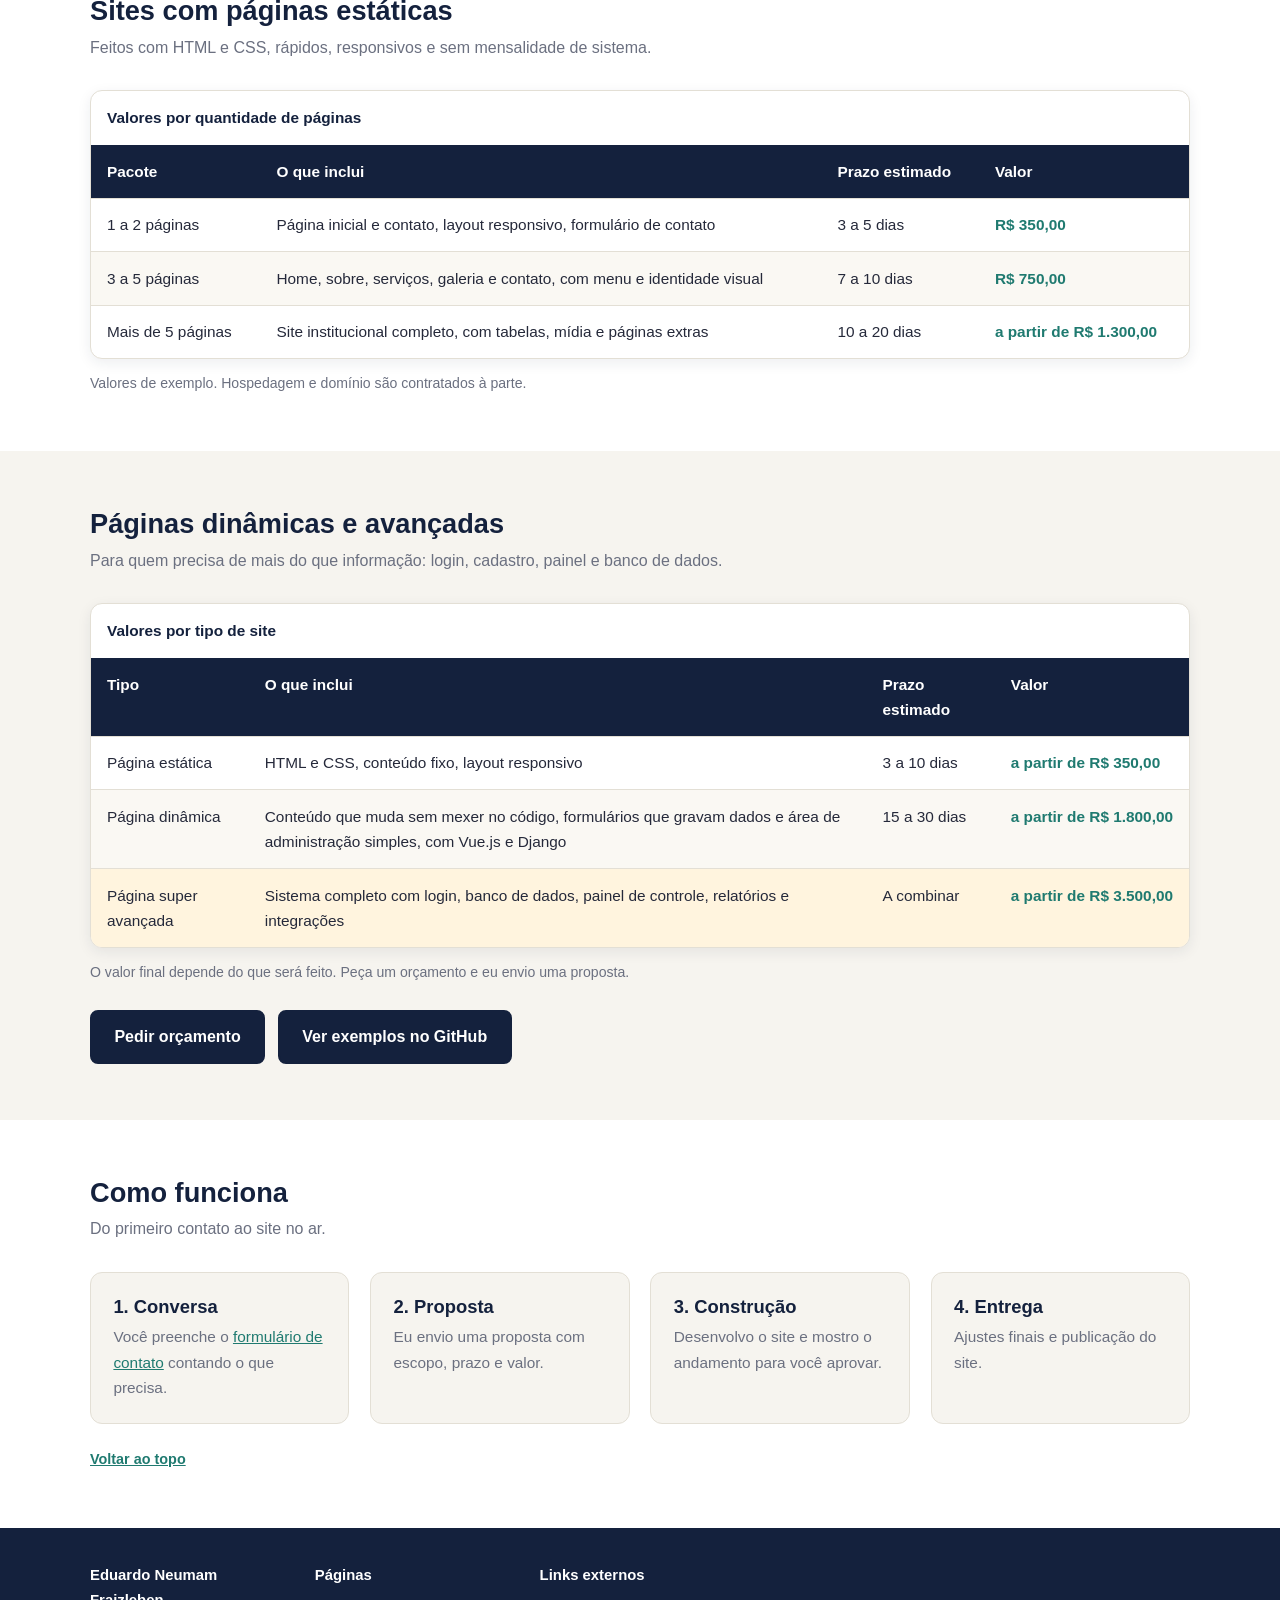
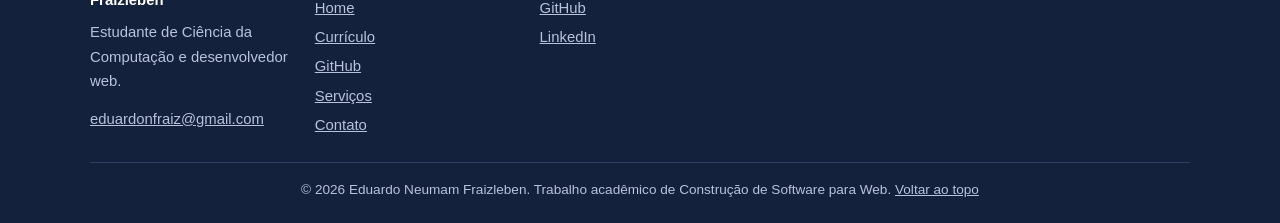
<file: paginas/servicos.html>
<!DOCTYPE html>
<html lang="pt-BR">
<head>
  <meta charset="UTF-8">
  <meta name="viewport" content="width=device-width, initial-scale=1.0">
  <meta name="description" content="Criação de sites para restaurantes, academias, lojas, clínicas e escolinhas: páginas estáticas, dinâmicas e avançadas, com valores e prazos.">
  <link rel="icon" type="image/svg+xml" href="../img/favicon.svg">
  <title>Serviços | Eduardo Neumam Fraizleben</title>
  <link rel="stylesheet" href="../style.css">
</head>
<body id="topo">

  <header class="topo">
    <div class="container">
      <a class="logo" href="../index.html">Eduardo Fraizleben<span>.dev</span></a>
      <nav>
        <ul class="menu">
          <li><a href="../index.html">Home</a></li>
          <li><a href="curriculo.html">Currículo</a></li>
          <li><a class="ativo" href="servicos.html">Serviços</a></li>
          <li><a href="contato.html">Contato</a></li>
        </ul>
      </nav>
    </div>
  </header>

  <div class="cabecalho-pagina">
    <div class="container">
      <h1>Serviços de criação de sites</h1>
      <p>Desenvolvo homepages para pequenos negócios, profissionais e projetos pessoais, do site simples ao sistema mais completo.</p>
    </div>
  </div>

  <nav class="ancoras" aria-label="Seções desta página">
    <div class="container">
      <ul>
        <li><a href="#tipos">Tipos de site</a></li>
        <li><a href="#estaticos">Sites estáticos</a></li>
        <li><a href="#dinamicos">Dinâmicos e avançados</a></li>
        <li><a href="#como-funciona">Como funciona</a></li>
      </ul>
    </div>
  </nav>

  <section id="tipos">
    <div class="container">
      <h2>Que tipo de site eu posso criar?</h2>
      <p class="sub">Cada negócio se apresenta de um jeito. Estes são os segmentos que atendo e o que costuma entrar em cada site.</p>
      <div class="grade larga">
        <div class="card tipo">
          <span class="icone" aria-hidden="true">🍽️</span>
          <h3>Restaurantes e cafeterias</h3>
          <p>Mostre o ambiente e o cardápio antes de o cliente chegar.</p>
          <ul class="etiquetas">
            <li>Cardápio</li>
            <li>Fotos dos pratos</li>
            <li>Horários e mapa</li>
            <li>Botão de pedido</li>
          </ul>
        </div>
        <div class="card tipo">
          <span class="icone" aria-hidden="true">🏋️</span>
          <h3>Academias e estúdios</h3>
          <p>Planos, modalidades e a grade de horários sempre à mão.</p>
          <ul class="etiquetas">
            <li>Modalidades</li>
            <li>Planos e valores</li>
            <li>Grade de horários</li>
            <li>Aula experimental</li>
          </ul>
        </div>
        <div class="card tipo">
          <span class="icone" aria-hidden="true">📚</span>
          <h3>Livrarias e lojas</h3>
          <p>Uma vitrine online para destacar o que você vende.</p>
          <ul class="etiquetas">
            <li>Vitrine de produtos</li>
            <li>Destaques</li>
            <li>Redes sociais</li>
            <li>Contato</li>
          </ul>
        </div>
        <div class="card tipo">
          <span class="icone" aria-hidden="true">⚽</span>
          <h3>Escolinhas de esporte</h3>
          <p>Futebol, vôlei e outras modalidades, com inscrição online.</p>
          <ul class="etiquetas">
            <li>Turmas e horários</li>
            <li>Valores</li>
            <li>Ficha de inscrição</li>
            <li>Galeria de fotos</li>
          </ul>
        </div>
        <div class="card tipo">
          <span class="icone" aria-hidden="true">💼</span>
          <h3>Profissionais autônomos</h3>
          <p>Seu portfólio e seus serviços em um só endereço.</p>
          <ul class="etiquetas">
            <li>Portfólio</li>
            <li>Currículo online</li>
            <li>Serviços</li>
            <li>Contato direto</li>
          </ul>
        </div>
        <div class="card tipo">
          <span class="icone" aria-hidden="true">🤝</span>
          <h3>Eventos e causas sociais</h3>
          <p>Divulgação clara para quem quer participar ou ajudar.</p>
          <ul class="etiquetas">
            <li>Programação</li>
            <li>Inscrição</li>
            <li>Doações</li>
            <li>Galeria</li>
          </ul>
        </div>
        <div class="card tipo">
          <span class="icone" aria-hidden="true">🩺</span>
          <h3>Clínicas e consultórios</h3>
          <p>Passe confiança e facilite o pedido de agendamento.</p>
          <ul class="etiquetas">
            <li>Especialidades</li>
            <li>Equipe</li>
            <li>Localização</li>
            <li>Pedido de agendamento</li>
          </ul>
        </div>
        <div class="card tipo">
          <span class="icone" aria-hidden="true">✂️</span>
          <h3>Salões e barbearias</h3>
          <p>Serviços, preços e fotos dos seus trabalhos em destaque.</p>
          <ul class="etiquetas">
            <li>Tabela de serviços</li>
            <li>Fotos de trabalhos</li>
            <li>Horários</li>
            <li>Contato</li>
          </ul>
        </div>
        <div class="card tipo">
          <span class="icone" aria-hidden="true">🎓</span>
          <h3>Escolas e cursos</h3>
          <p>Apresente turmas, professores e como fazer a matrícula.</p>
          <ul class="etiquetas">
            <li>Cursos e turmas</li>
            <li>Professores</li>
            <li>Valores</li>
            <li>Matrícula</li>
          </ul>
        </div>
      </div>
      <p class="nota">Seu negócio não aparece na lista? Eu monto o site sob medida para ele.</p>
      <div class="botoes">
        <a class="btn escuro" href="contato.html">Contar o que preciso</a>
        <a class="btn escuro" href="#estaticos">Ver valores</a>
      </div>
    </div>
  </section>

  <section id="estaticos" class="alt">
    <div class="container">
      <h2>Sites com páginas estáticas</h2>
      <p class="sub">Feitos com HTML e CSS, rápidos, responsivos e sem mensalidade de sistema.</p>
      <div class="tabela-wrap">
        <table>
          <caption>Valores por quantidade de páginas</caption>
          <thead>
            <tr>
              <th>Pacote</th>
              <th>O que inclui</th>
              <th>Prazo estimado</th>
              <th>Valor</th>
            </tr>
          </thead>
          <tbody>
            <tr>
              <td>1 a 2 páginas</td>
              <td>Página inicial e contato, layout responsivo, formulário de contato</td>
              <td>3 a 5 dias</td>
              <td class="preco">R$ 350,00</td>
            </tr>
            <tr>
              <td>3 a 5 páginas</td>
              <td>Home, sobre, serviços, galeria e contato, com menu e identidade visual</td>
              <td>7 a 10 dias</td>
              <td class="preco">R$ 750,00</td>
            </tr>
            <tr>
              <td>Mais de 5 páginas</td>
              <td>Site institucional completo, com tabelas, mídia e páginas extras</td>
              <td>10 a 20 dias</td>
              <td class="preco">a partir de R$ 1.300,00</td>
            </tr>
          </tbody>
        </table>
      </div>
      <p class="nota">Valores de exemplo. Hospedagem e domínio são contratados à parte.</p>
    </div>
  </section>

  <section id="dinamicos">
    <div class="container">
      <h2>Páginas dinâmicas e avançadas</h2>
      <p class="sub">Para quem precisa de mais do que informação: login, cadastro, painel e banco de dados.</p>
      <div class="tabela-wrap">
        <table>
          <caption>Valores por tipo de site</caption>
          <thead>
            <tr>
              <th>Tipo</th>
              <th>O que inclui</th>
              <th>Prazo estimado</th>
              <th>Valor</th>
            </tr>
          </thead>
          <tbody>
            <tr>
              <td>Página estática</td>
              <td>HTML e CSS, conteúdo fixo, layout responsivo</td>
              <td>3 a 10 dias</td>
              <td class="preco">a partir de R$ 350,00</td>
            </tr>
            <tr>
              <td>Página dinâmica</td>
              <td>Conteúdo que muda sem mexer no código, formulários que gravam dados e área de administração simples, com Vue.js e Django</td>
              <td>15 a 30 dias</td>
              <td class="preco">a partir de R$ 1.800,00</td>
            </tr>
            <tr class="destaque-linha">
              <td>Página super avançada</td>
              <td>Sistema completo com login, banco de dados, painel de controle, relatórios e integrações</td>
              <td>A combinar</td>
              <td class="preco">a partir de R$ 3.500,00</td>
            </tr>
          </tbody>
        </table>
      </div>
      <p class="nota">O valor final depende do que será feito. Peça um orçamento e eu envio uma proposta.</p>
      <div class="botoes">
        <a class="btn escuro" href="contato.html">Pedir orçamento</a>
        <a class="btn escuro" href="github.html">Ver exemplos no GitHub</a>
      </div>
    </div>
  </section>

  <section id="como-funciona" class="alt">
    <div class="container">
      <h2>Como funciona</h2>
      <p class="sub">Do primeiro contato ao site no ar.</p>
      <div class="grade">
        <div class="card">
          <h3>1. Conversa</h3>
          <p>Você preenche o <a href="contato.html">formulário de contato</a> contando o que precisa.</p>
        </div>
        <div class="card">
          <h3>2. Proposta</h3>
          <p>Eu envio uma proposta com escopo, prazo e valor.</p>
        </div>
        <div class="card">
          <h3>3. Construção</h3>
          <p>Desenvolvo o site e mostro o andamento para você aprovar.</p>
        </div>
        <div class="card">
          <h3>4. Entrega</h3>
          <p>Ajustes finais e publicação do site.</p>
        </div>
      </div>
      <a class="topo-pagina" href="#topo">Voltar ao topo</a>
    </div>
  </section>

  <footer class="rodape">
    <div class="container">
      <div>
        <h4>Eduardo Neumam Fraizleben</h4>
        <p>Estudante de Ciência da Computação e desenvolvedor web.</p>
        <p><a href="mailto:eduardonfraiz@gmail.com">eduardonfraiz@gmail.com</a></p>
      </div>
      <div>
        <h4>Páginas</h4>
        <ul>
          <li><a href="../index.html">Home</a></li>
          <li><a href="curriculo.html">Currículo</a></li>
          <li><a href="github.html">GitHub</a></li>
          <li><a href="servicos.html">Serviços</a></li>
          <li><a href="contato.html">Contato</a></li>
        </ul>
      </div>
      <div>
        <h4>Links externos</h4>
        <ul>
          <li><a href="https://github.com/EduardoNFraiz" target="_blank" rel="noopener">GitHub</a></li>
          <li><a href="https://www.linkedin.com/in/eduardo-neumam-fraizleben-3496713b6/" target="_blank" rel="noopener">LinkedIn</a></li>
        </ul>
      </div>
      <p class="copy">© 2026 Eduardo Neumam Fraizleben. Trabalho acadêmico de Construção de Software para Web. <a href="#topo">Voltar ao topo</a></p>
    </div>
  </footer>

</body>
</html>
</file>
<file: style.css>
:root {
  --azul: #14213d;
  --azul-claro: #1f3563;
  --verde: #2a9d8f;
  --verde-escuro: #1f7a70;
  --ambar: #e9a23b;
  --fundo: #f6f4ef;
  --branco: #ffffff;
  --texto: #25293a;
  --cinza: #6b7080;
  --borda: #e3dfd5;
  --sombra: 0 4px 14px rgba(20, 33, 61, 0.08);
}

* {
  box-sizing: border-box;
  margin: 0;
  padding: 0;
}

html {
  scroll-behavior: smooth;
}

body {
  font-family: "Segoe UI", Roboto, Helvetica, Arial, sans-serif;
  background: var(--fundo);
  color: var(--texto);
  line-height: 1.65;
}

img {
  max-width: 100%;
  display: block;
}

a {
  color: var(--verde-escuro);
}

a:hover {
  color: var(--azul);
}

h1, h2, h3 {
  color: var(--azul);
  line-height: 1.25;
}

h2 {
  font-size: 1.7rem;
  margin-bottom: 0.4rem;
}

h3 {
  font-size: 1.15rem;
  margin-bottom: 0.4rem;
}

p + p {
  margin-top: 0.8rem;
}

.container {
  width: min(1100px, 92%);
  margin: 0 auto;
}

/* cabeçalho e menu */

.topo {
  background: var(--azul);
  position: sticky;
  top: 0;
  z-index: 10;
  box-shadow: 0 2px 8px rgba(0, 0, 0, 0.25);
}

.topo .container {
  display: flex;
  align-items: center;
  justify-content: space-between;
  gap: 1rem;
  padding: 0.8rem 0;
}

.logo {
  color: var(--branco);
  font-weight: 700;
  font-size: 1.15rem;
  text-decoration: none;
  letter-spacing: 0.3px;
  transition: color 0.2s;
}

.logo span {
  color: var(--ambar);
  transition: color 0.2s;
}

.logo:hover {
  color: var(--ambar);
}

.logo:hover span {
  color: var(--branco);
}

.menu {
  display: flex;
  gap: 0.4rem;
  list-style: none;
}

.menu a {
  color: #dfe5f2;
  text-decoration: none;
  padding: 0.45rem 0.9rem;
  border-radius: 6px;
  font-size: 0.95rem;
  transition: background 0.2s;
}

.menu a:hover,
.menu a.ativo {
  background: var(--azul-claro);
  color: var(--branco);
}

.menu a.ativo {
  box-shadow: inset 0 -3px 0 var(--ambar);
}

/* seções */

section {
  padding: 3.5rem 0;
}

section.alt {
  background: var(--branco);
}

.sub {
  color: var(--cinza);
  margin-bottom: 1.8rem;
}

.cabecalho-pagina {
  background: linear-gradient(135deg, var(--azul), var(--azul-claro));
  color: var(--branco);
  padding: 3rem 0;
}

.cabecalho-pagina h1 {
  color: var(--branco);
  font-size: 2.1rem;
}

.cabecalho-pagina p {
  color: #cdd6ea;
  max-width: 640px;
  margin-top: 0.5rem;
}

/* hero */

.hero {
  background: linear-gradient(135deg, var(--azul) 0%, var(--azul-claro) 100%);
  color: var(--branco);
  padding: 4rem 0;
}

.hero .container {
  display: grid;
  grid-template-columns: 1.4fr 1fr;
  gap: 2.5rem;
  align-items: center;
}

.hero h1 {
  color: var(--branco);
  font-size: 2.6rem;
  margin-bottom: 0.8rem;
}

.hero h1 span {
  color: var(--ambar);
}

.hero p {
  color: #d5dcee;
  font-size: 1.08rem;
  max-width: 540px;
}

.hero img {
  width: min(320px, 100%);
  aspect-ratio: 1 / 1;
  object-fit: cover;
  border-radius: 50%;
  border: 6px solid var(--ambar);
  margin: 0 auto;
  box-shadow: 0 10px 30px rgba(0, 0, 0, 0.35);
}

.botoes {
  display: flex;
  flex-wrap: wrap;
  gap: 0.8rem;
  margin-top: 1.6rem;
}

.btn {
  display: inline-block;
  padding: 0.75rem 1.4rem;
  border-radius: 8px;
  font-weight: 600;
  text-decoration: none;
  border: 2px solid var(--ambar);
  background: var(--ambar);
  color: var(--azul);
  cursor: pointer;
  font-size: 1rem;
  font-family: inherit;
  transition: transform 0.15s, background 0.2s;
}

.btn:hover {
  transform: translateY(-2px);
  background: #f2b556;
  color: var(--azul);
}

.btn.vazado {
  background: transparent;
  color: var(--branco);
  border-color: #8fa0c4;
}

.btn.vazado:hover {
  background: rgba(255, 255, 255, 0.1);
  color: var(--branco);
}

.btn.escuro {
  background: var(--azul);
  border-color: var(--azul);
  color: var(--branco);
}

.btn.escuro:hover {
  background: var(--azul-claro);
  color: var(--branco);
}

/* navegação por âncoras */

.ancoras {
  background: var(--branco);
  border-bottom: 1px solid var(--borda);
}

.ancoras ul {
  display: flex;
  flex-wrap: wrap;
  gap: 0.4rem 1.1rem;
  list-style: none;
  padding: 0.8rem 0;
  font-size: 0.92rem;
}

.ancoras a {
  text-decoration: none;
  font-weight: 600;
  color: var(--azul-claro);
}

.ancoras a:hover {
  color: var(--verde-escuro);
  text-decoration: underline;
}

/* cartões e grades */

.grade {
  display: grid;
  grid-template-columns: repeat(auto-fit, minmax(240px, 1fr));
  gap: 1.3rem;
}

.card {
  background: var(--branco);
  border: 1px solid var(--borda);
  border-radius: 12px;
  padding: 1.4rem;
  box-shadow: var(--sombra);
}

section.alt .card {
  background: var(--fundo);
  box-shadow: none;
}

.card p {
  color: var(--cinza);
  font-size: 0.96rem;
}

.card ul {
  margin: 0.4rem 0 0 1.1rem;
  color: var(--cinza);
  font-size: 0.96rem;
}

.grade.larga {
  grid-template-columns: repeat(auto-fit, minmax(300px, 1fr));
}

.card.tipo {
  transition: transform 0.2s, box-shadow 0.2s;
}

.card.tipo:hover {
  transform: translateY(-3px);
  box-shadow: 0 10px 22px rgba(20, 33, 61, 0.14);
}

.icone {
  display: inline-flex;
  align-items: center;
  justify-content: center;
  width: 2.9rem;
  height: 2.9rem;
  margin-bottom: 0.8rem;
  border-radius: 12px;
  background: #e1f1ef;
  font-size: 1.5rem;
}

.card.tricolor {
  position: relative;
  overflow: hidden;
  padding-top: 1.8rem;
}

.card.tricolor::before {
  content: "";
  position: absolute;
  top: 0;
  left: 0;
  right: 0;
  height: 6px;
  background: linear-gradient(90deg, #8b0d2e 50%, #1b7f4b 50%);
}

.etiquetas {
  display: flex;
  flex-wrap: wrap;
  gap: 0.5rem;
  list-style: none;
  margin-top: 0.8rem;
}

.card .etiquetas {
  margin: 0.8rem 0 0;
}

.etiquetas li {
  background: #e1f1ef;
  color: var(--verde-escuro);
  padding: 0.3rem 0.8rem;
  border-radius: 999px;
  font-size: 0.88rem;
  font-weight: 600;
}

.duas-colunas {
  display: grid;
  grid-template-columns: 1fr 1fr;
  gap: 2rem;
  align-items: start;
}

/* tabelas */

.tabela-wrap {
  overflow-x: auto;
  border-radius: 12px;
  border: 1px solid var(--borda);
  box-shadow: var(--sombra);
  background: var(--branco);
}

table {
  width: 100%;
  border-collapse: collapse;
  font-size: 0.96rem;
}

caption {
  text-align: left;
  padding: 0.9rem 1rem;
  font-weight: 600;
  color: var(--azul);
}

th, td {
  padding: 0.85rem 1rem;
  text-align: left;
  border-top: 1px solid var(--borda);
  vertical-align: top;
}

thead th {
  background: var(--azul);
  color: var(--branco);
  border-top: none;
  font-weight: 600;
}

tbody tr:nth-child(even) {
  background: #faf8f3;
}

tbody tr:hover {
  background: #eef6f4;
}

.preco {
  font-weight: 700;
  color: var(--verde-escuro);
  white-space: nowrap;
}

.destaque-linha {
  background: #fff4de !important;
}

.nota {
  font-size: 0.88rem;
  color: var(--cinza);
  margin-top: 0.8rem;
}

.grade + .nota {
  margin-top: 1.4rem;
}

/* mídia */

.midia {
  background: var(--branco);
  border: 1px solid var(--borda);
  border-radius: 12px;
  padding: 1.2rem;
  box-shadow: var(--sombra);
}

.midia audio {
  width: 100%;
  margin-top: 0.6rem;
}

.video {
  aspect-ratio: 16 / 9;
  margin-top: 0.6rem;
  border-radius: 8px;
  overflow: hidden;
  background: #000;
}

.video iframe {
  width: 100%;
  height: 100%;
  border: 0;
}

/* linha do tempo do currículo */

.item-cv {
  border-left: 3px solid var(--verde);
  padding: 0 0 1.4rem 1.2rem;
  position: relative;
}

.item-cv::before {
  content: "";
  position: absolute;
  left: -8px;
  top: 4px;
  width: 13px;
  height: 13px;
  background: var(--ambar);
  border-radius: 50%;
}

.item-cv .periodo {
  font-size: 0.85rem;
  color: var(--cinza);
  font-weight: 600;
}

.item-cv p,
.item-cv ul {
  color: var(--cinza);
  font-size: 0.96rem;
}

.item-cv ul {
  margin-left: 1.1rem;
}

.dados-pessoais {
  list-style: none;
  color: var(--cinza);
  font-size: 0.96rem;
}

.dados-pessoais li {
  overflow-wrap: anywhere;
}

.dados-pessoais li + li {
  margin-top: 0.3rem;
}

.dados-pessoais strong {
  color: var(--azul);
}

/* github */

.github-box {
  display: grid;
  grid-template-columns: 1fr 1.2fr;
  gap: 2.5rem;
  align-items: center;
}

.github-box a.imagem {
  display: block;
  border-radius: 14px;
  overflow: hidden;
  border: 1px solid var(--borda);
  box-shadow: var(--sombra);
  transition: transform 0.2s;
}

.github-box a.imagem:hover {
  transform: translateY(-3px);
}

/* formulário */

form {
  background: var(--branco);
  border: 1px solid var(--borda);
  border-radius: 14px;
  padding: 2rem;
  box-shadow: var(--sombra);
}

fieldset {
  border: 1px solid var(--borda);
  border-radius: 10px;
  padding: 1rem 1.2rem 1.2rem;
  margin-bottom: 1.3rem;
}

legend {
  padding: 0 0.5rem;
  font-weight: 700;
  color: var(--azul);
}

.campo {
  margin-bottom: 1rem;
}

.campo:last-child {
  margin-bottom: 0;
}

label {
  display: block;
  font-weight: 600;
  font-size: 0.93rem;
  margin-bottom: 0.3rem;
  color: var(--azul);
}

input[type="text"],
input[type="tel"],
input[type="email"],
input[type="date"],
input[type="number"],
select,
textarea {
  width: 100%;
  padding: 0.65rem 0.8rem;
  border: 1px solid #c9c4b6;
  border-radius: 8px;
  font-size: 1rem;
  font-family: inherit;
  background: var(--branco);
  color: var(--texto);
}

input:focus,
select:focus,
textarea:focus {
  outline: 3px solid rgba(42, 157, 143, 0.3);
  border-color: var(--verde);
}

textarea {
  min-height: 130px;
  resize: vertical;
}

input[type="range"] {
  width: 100%;
  accent-color: var(--verde);
}

input[type="radio"],
input[type="checkbox"] {
  accent-color: var(--verde);
  width: 1.05rem;
  height: 1.05rem;
}

.opcoes {
  display: flex;
  flex-wrap: wrap;
  gap: 0.6rem 1.6rem;
}

.opcoes label {
  display: flex;
  align-items: center;
  gap: 0.45rem;
  font-weight: 400;
  color: var(--texto);
  margin: 0;
}

.linha-campos {
  display: grid;
  grid-template-columns: repeat(auto-fit, minmax(220px, 1fr));
  gap: 1rem;
}

.valor-range {
  font-weight: 700;
  color: var(--verde-escuro);
}

.acoes-form {
  display: flex;
  flex-wrap: wrap;
  gap: 0.8rem;
  margin-top: 1.4rem;
}

/* rodapé */

.rodape {
  background: var(--azul);
  color: #b8c2db;
  padding: 2.2rem 0 1.4rem;
  font-size: 0.93rem;
}

.rodape .container {
  display: grid;
  grid-template-columns: repeat(auto-fit, minmax(200px, 1fr));
  gap: 1.5rem;
}

.rodape h4 {
  color: var(--branco);
  margin-bottom: 0.5rem;
}

.rodape ul {
  list-style: none;
}

.rodape li + li {
  margin-top: 0.3rem;
}

.rodape a {
  color: #b8c2db;
}

.rodape a:hover {
  color: var(--ambar);
}

.rodape .copy {
  grid-column: 1 / -1;
  border-top: 1px solid #2d3d63;
  padding-top: 1rem;
  text-align: center;
  font-size: 0.85rem;
}

.topo-pagina {
  display: inline-block;
  margin-top: 1.5rem;
  font-size: 0.9rem;
  font-weight: 600;
}

/* responsivo */

@media (max-width: 860px) {
  .hero .container,
  .duas-colunas,
  .github-box {
    grid-template-columns: 1fr;
  }

  .hero {
    padding: 2.5rem 0;
    text-align: center;
  }

  .hero p {
    margin: 0 auto;
  }

  .hero .botoes {
    justify-content: center;
  }

  .hero img {
    order: -1;
    width: 220px;
  }

  .hero h1 {
    font-size: 2rem;
  }
}

@media (max-width: 640px) {
  .topo .container {
    flex-direction: column;
    gap: 0.5rem;
  }

  .menu {
    flex-wrap: wrap;
    justify-content: center;
  }

  section {
    padding: 2.4rem 0;
  }

  form {
    padding: 1.2rem;
  }

  h2 {
    font-size: 1.45rem;
  }

  .cabecalho-pagina h1 {
    font-size: 1.7rem;
  }
}
</file>
